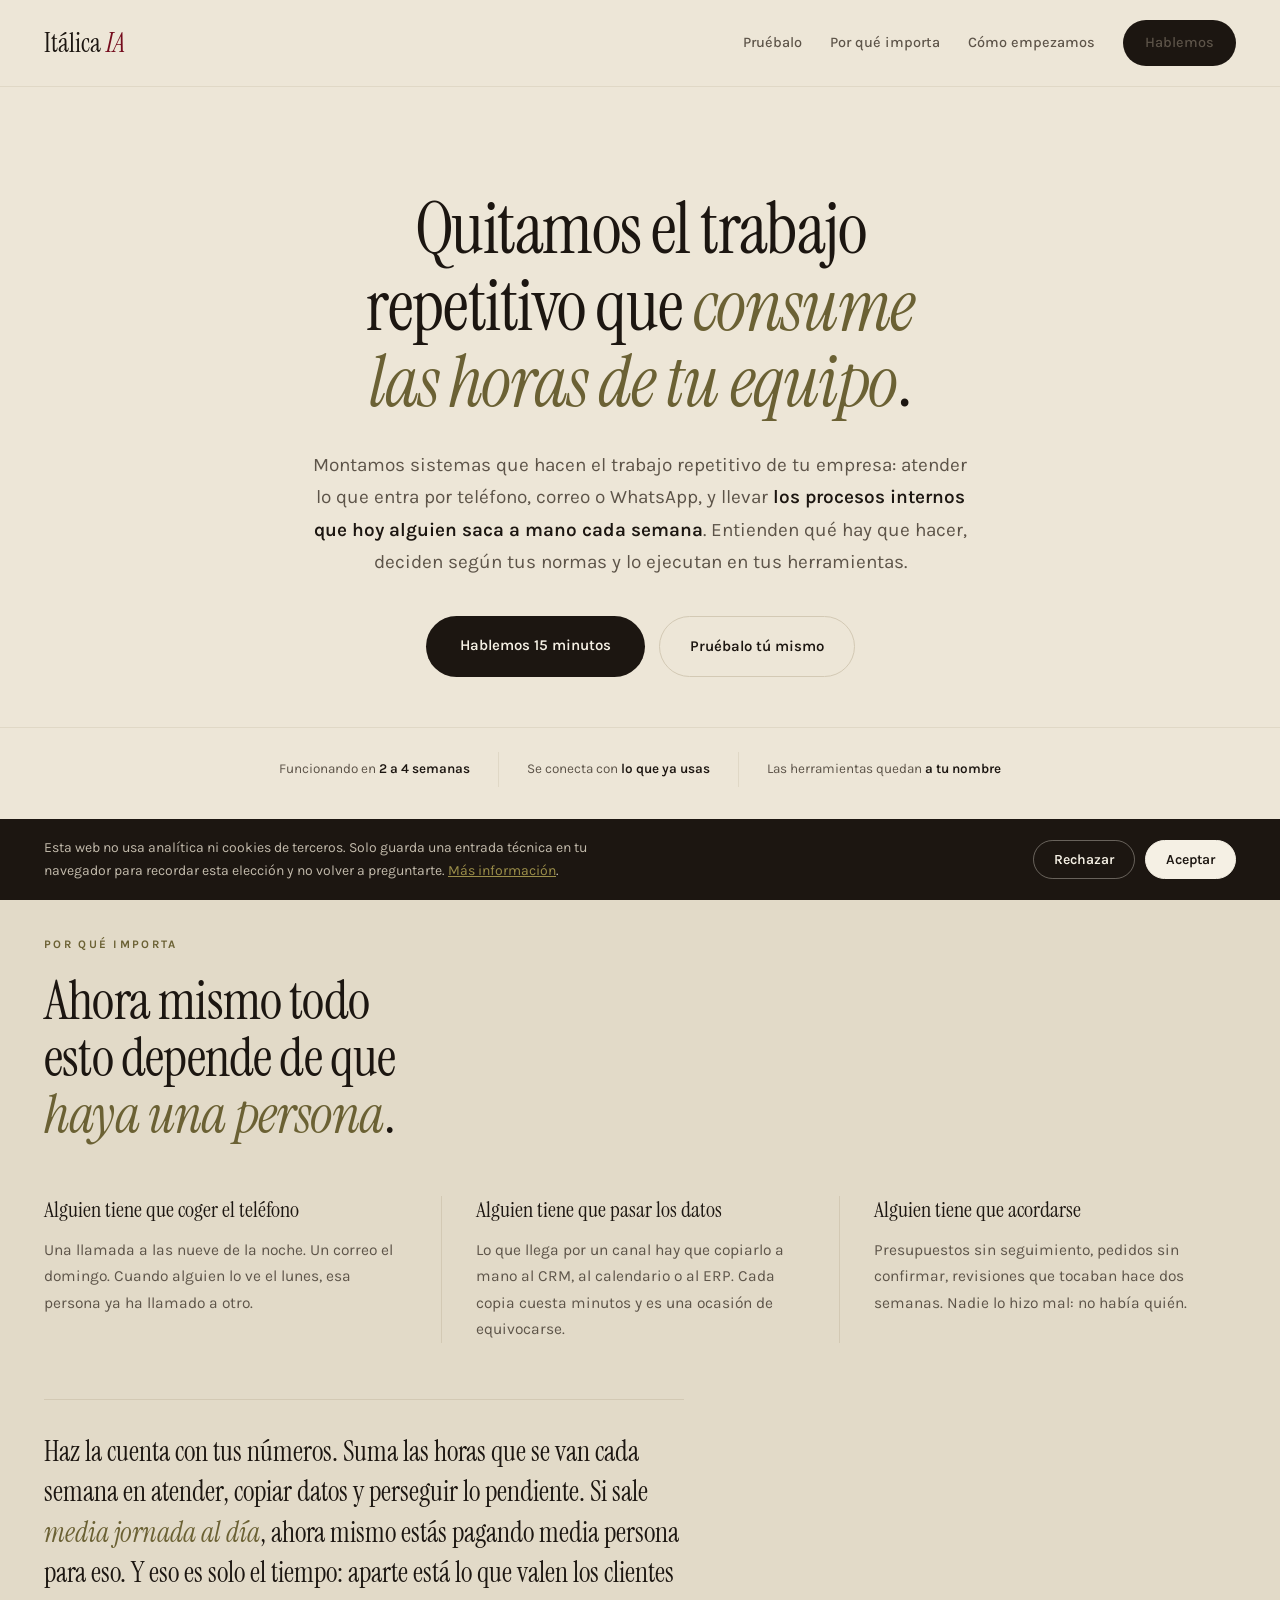
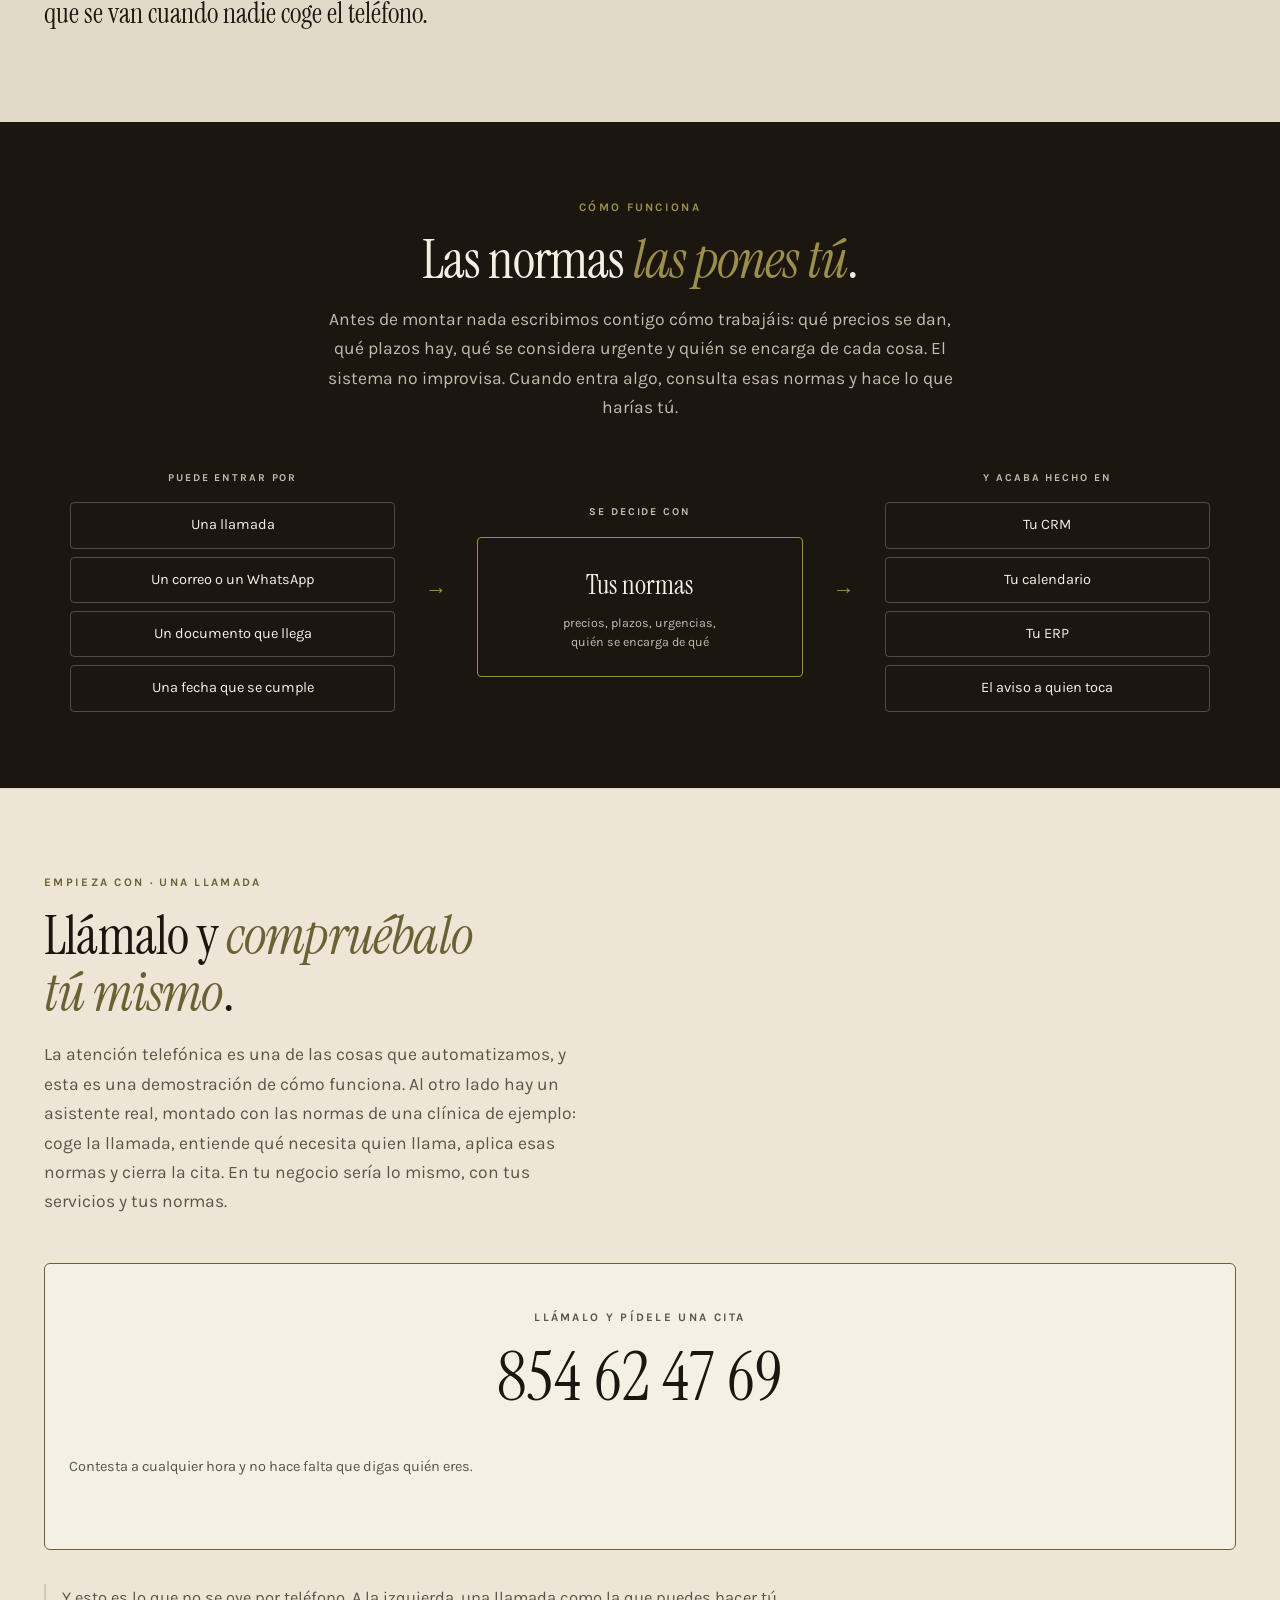
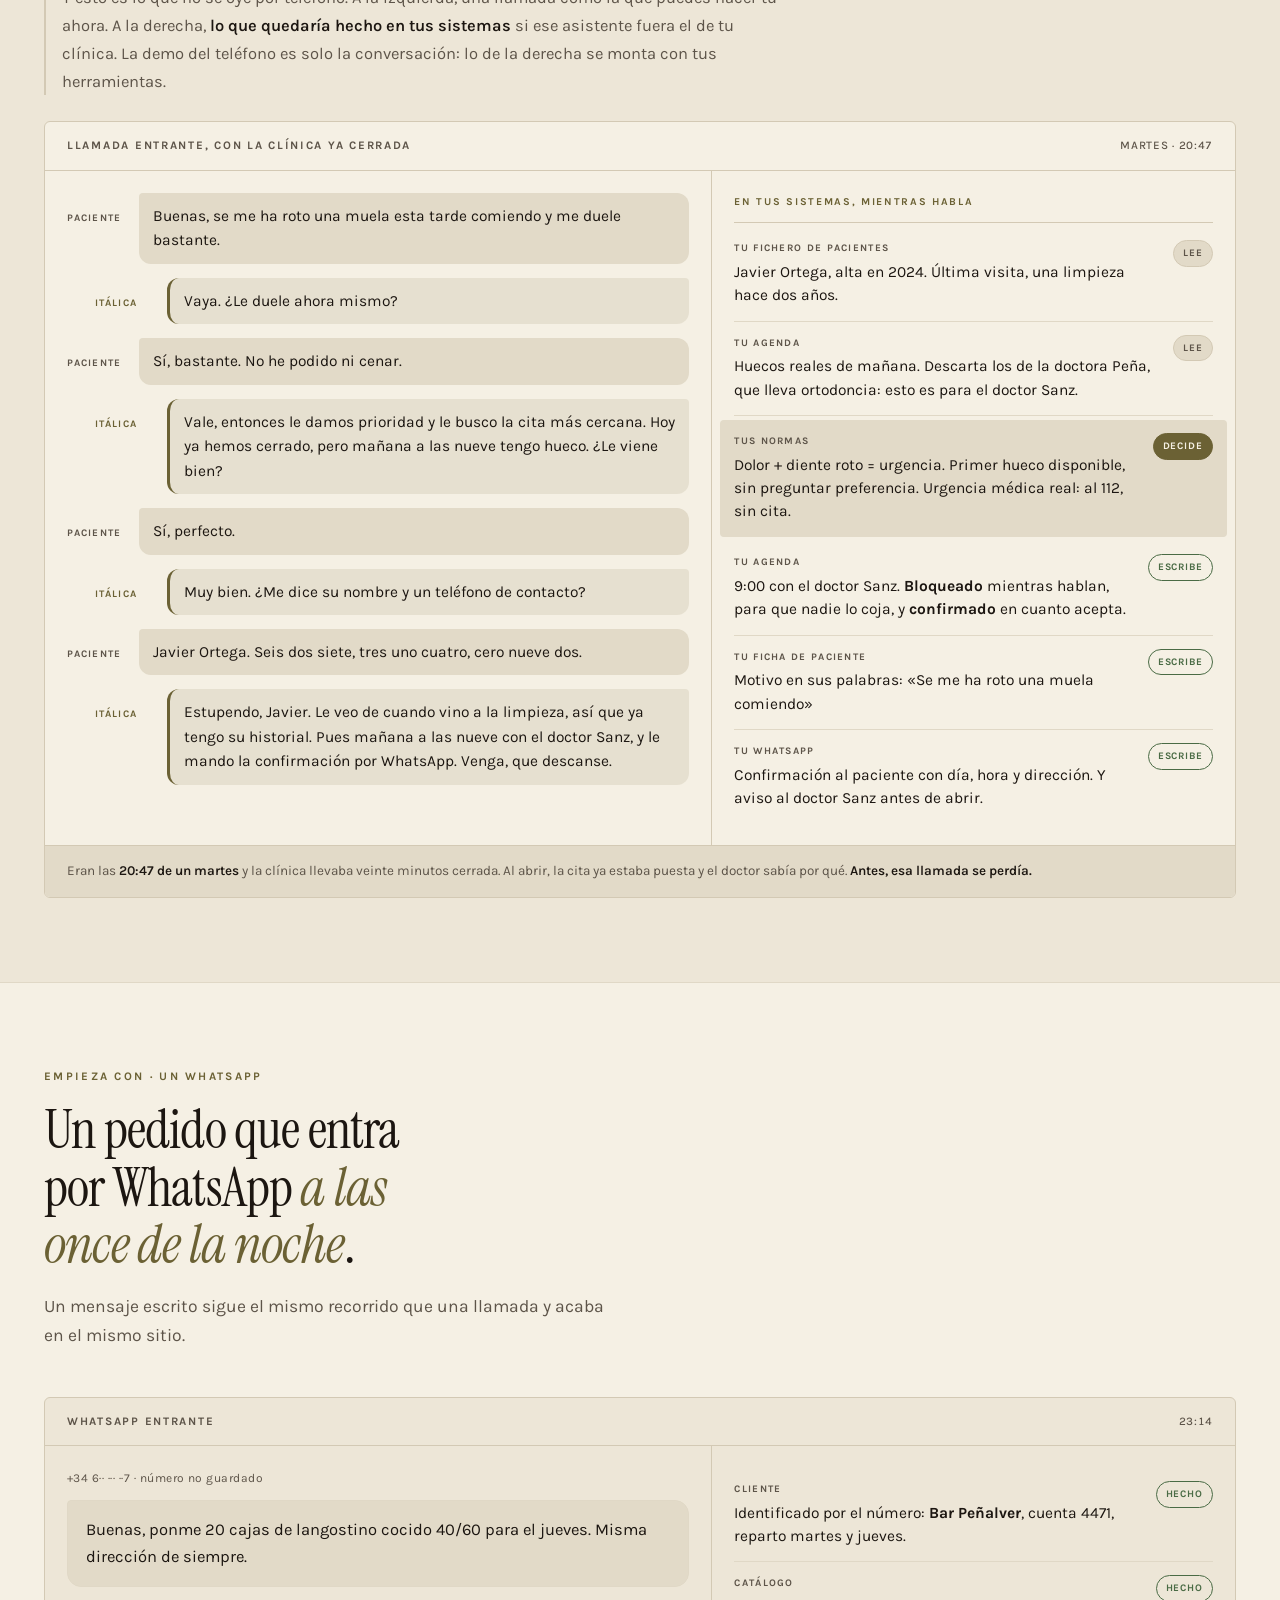
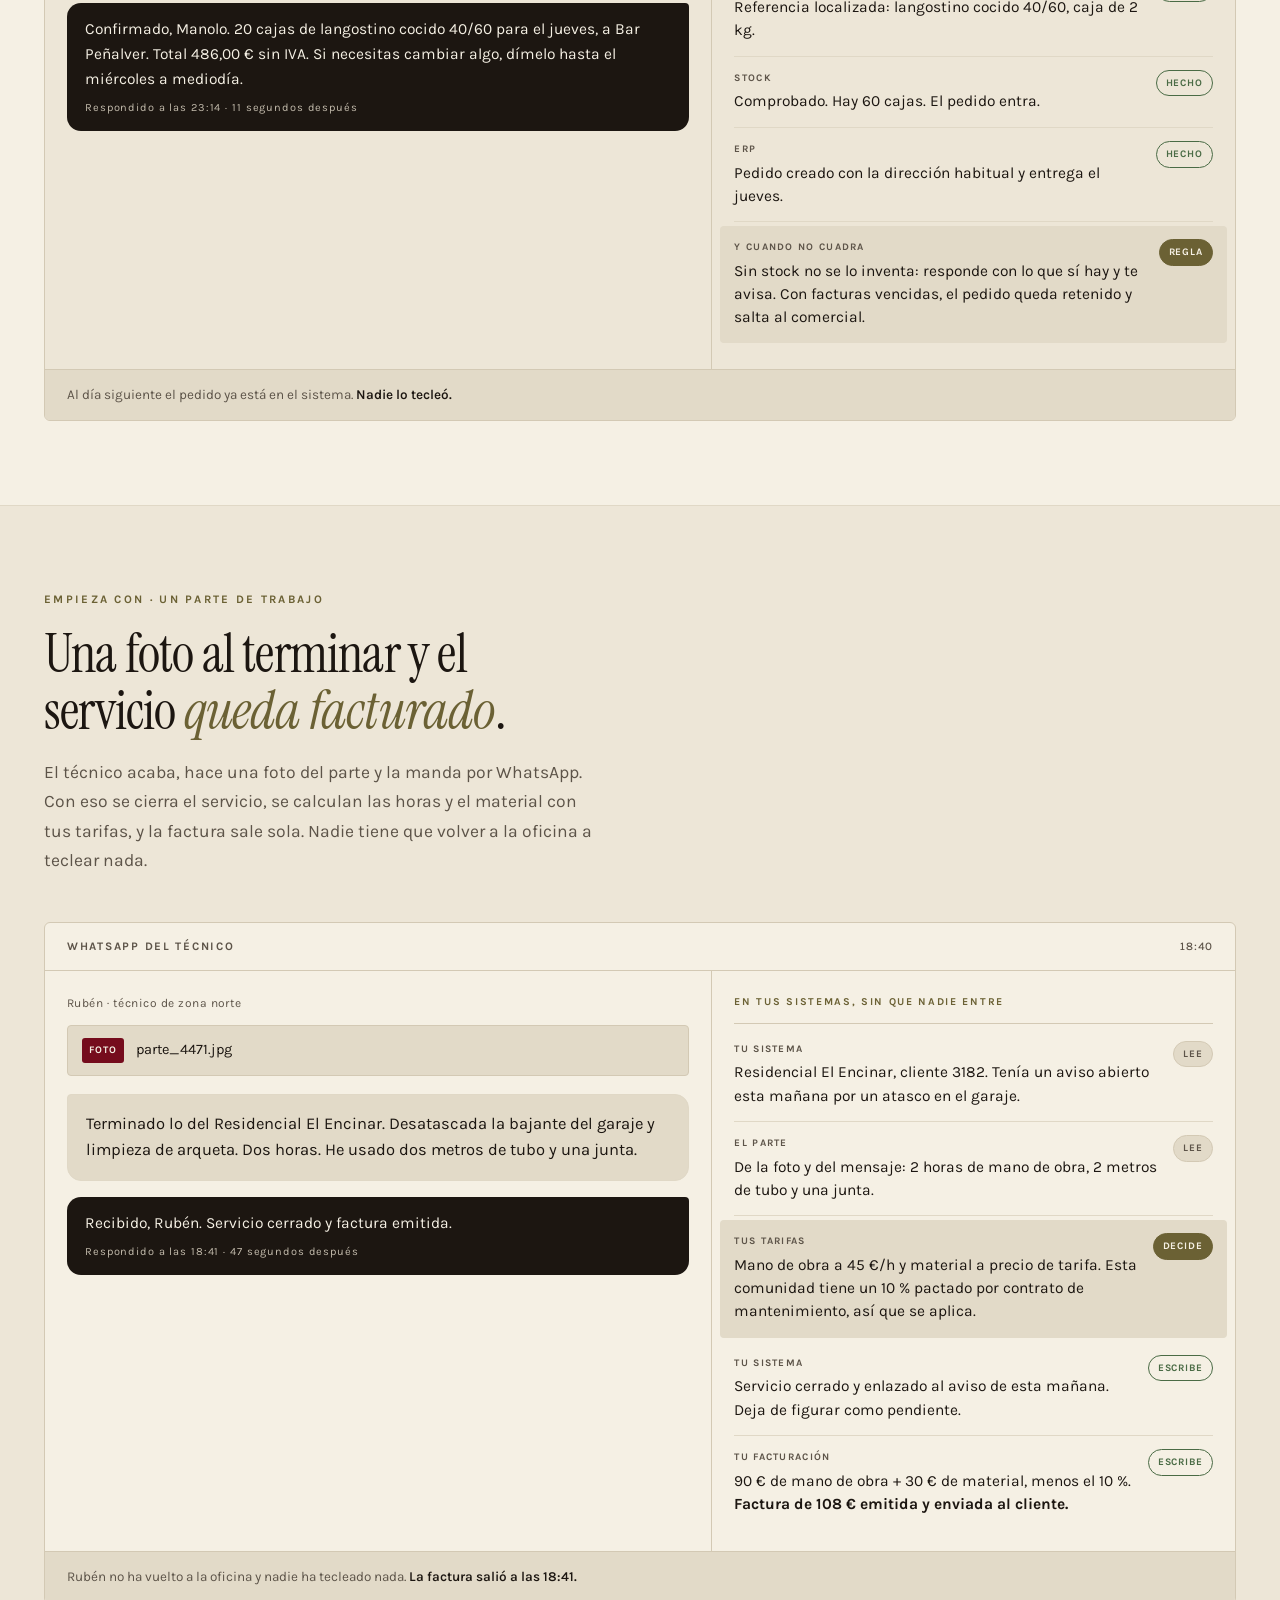
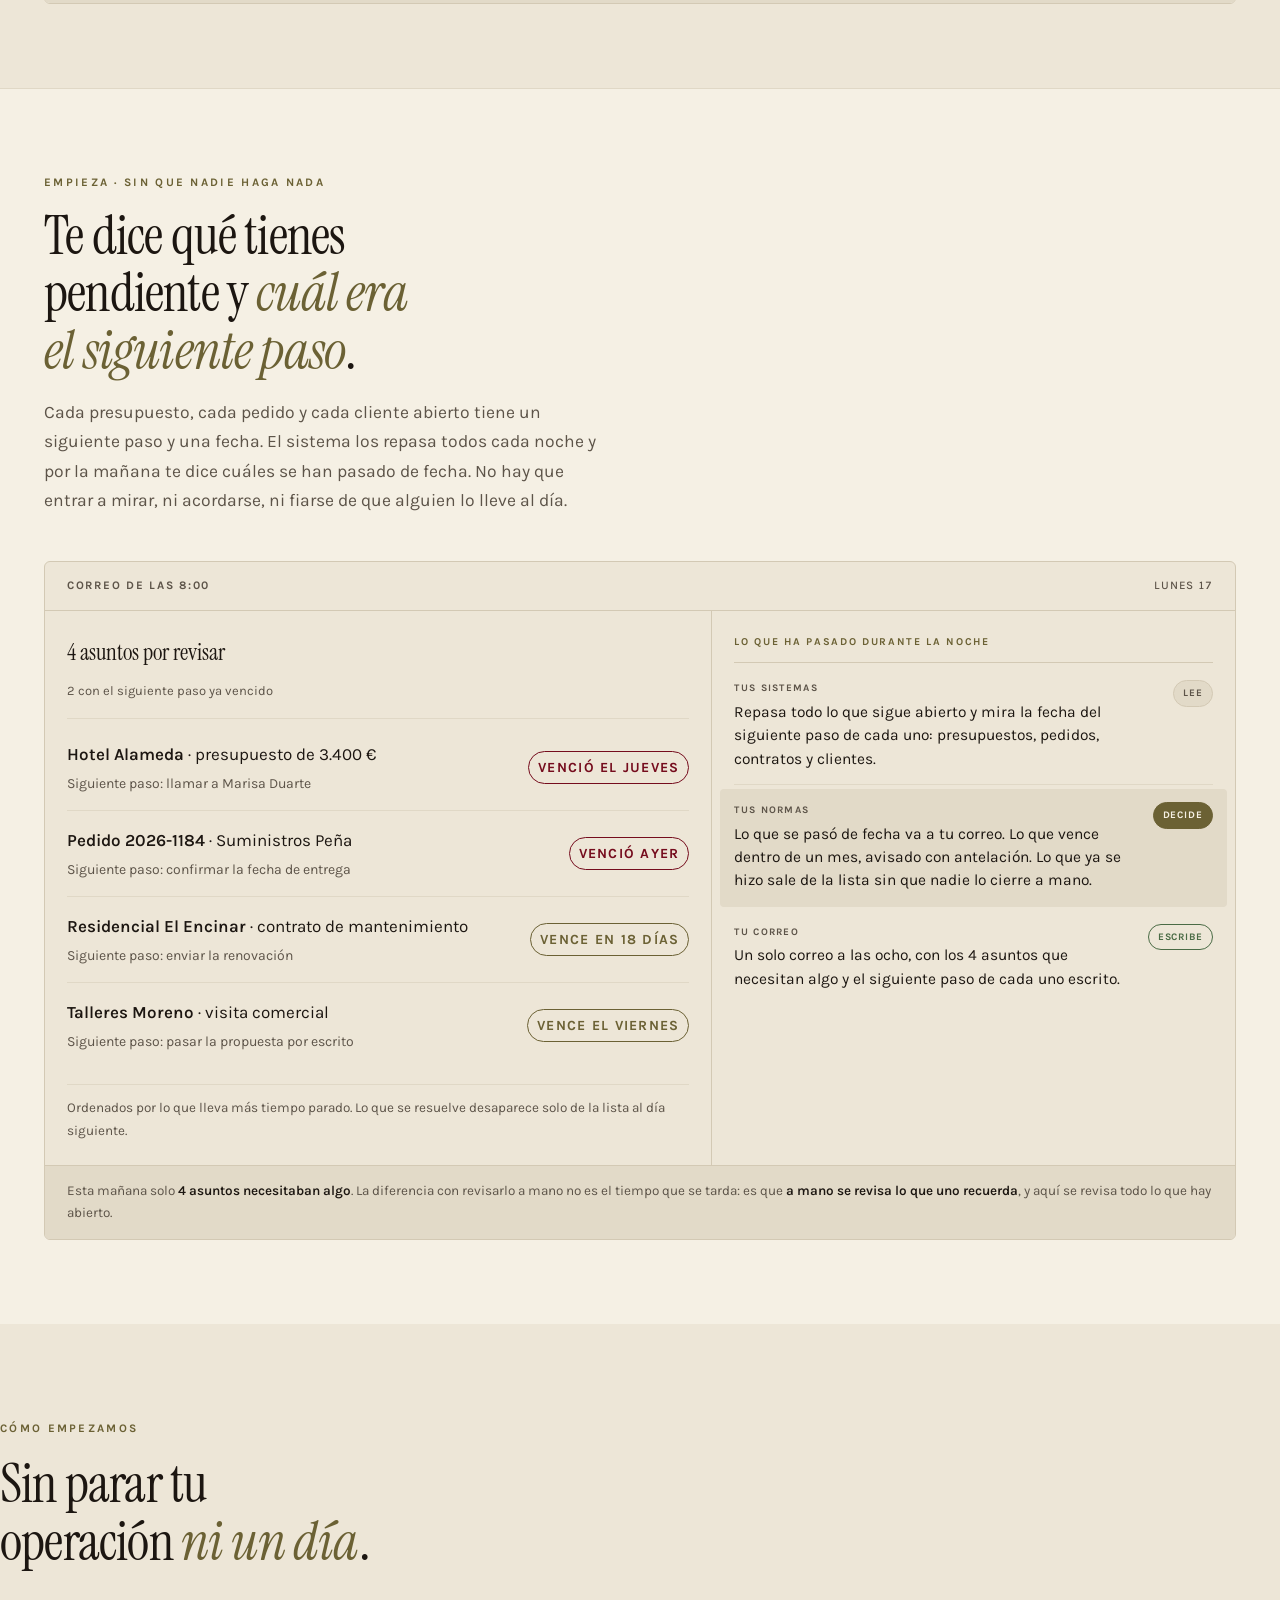
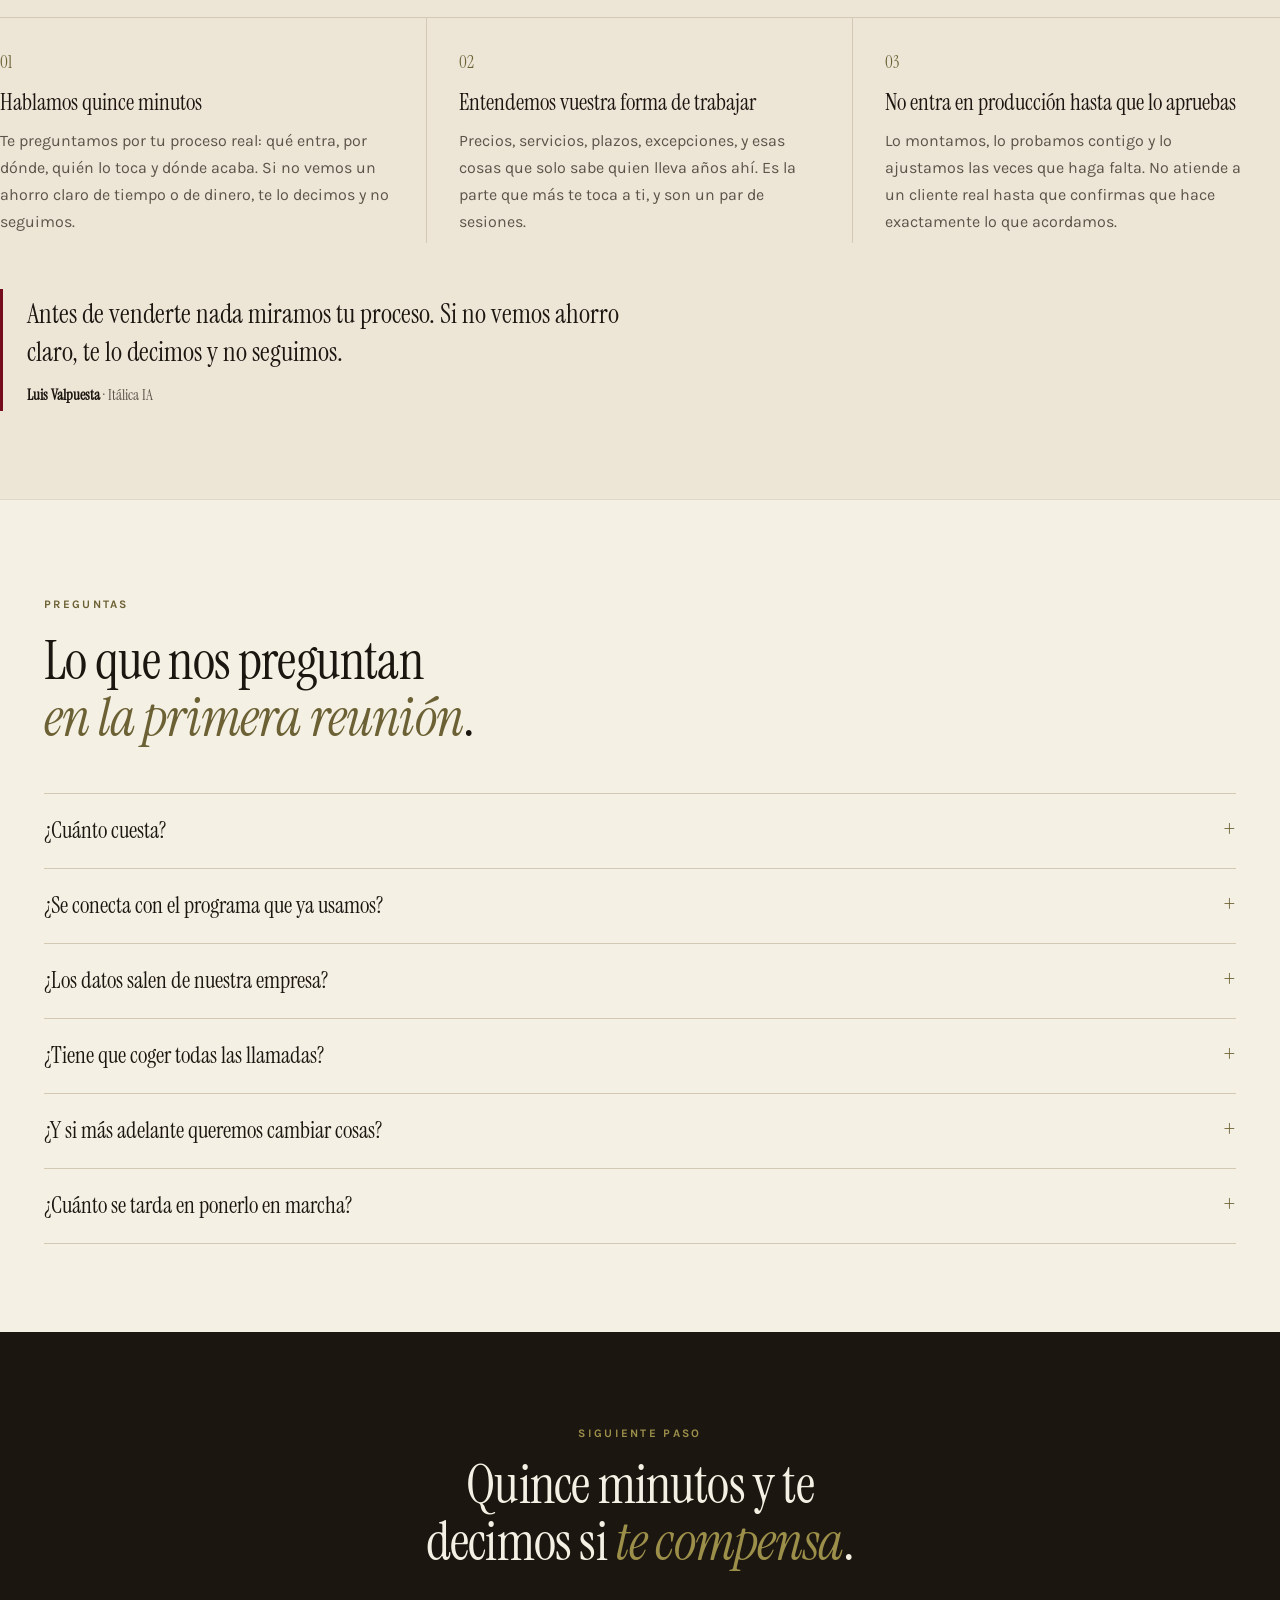
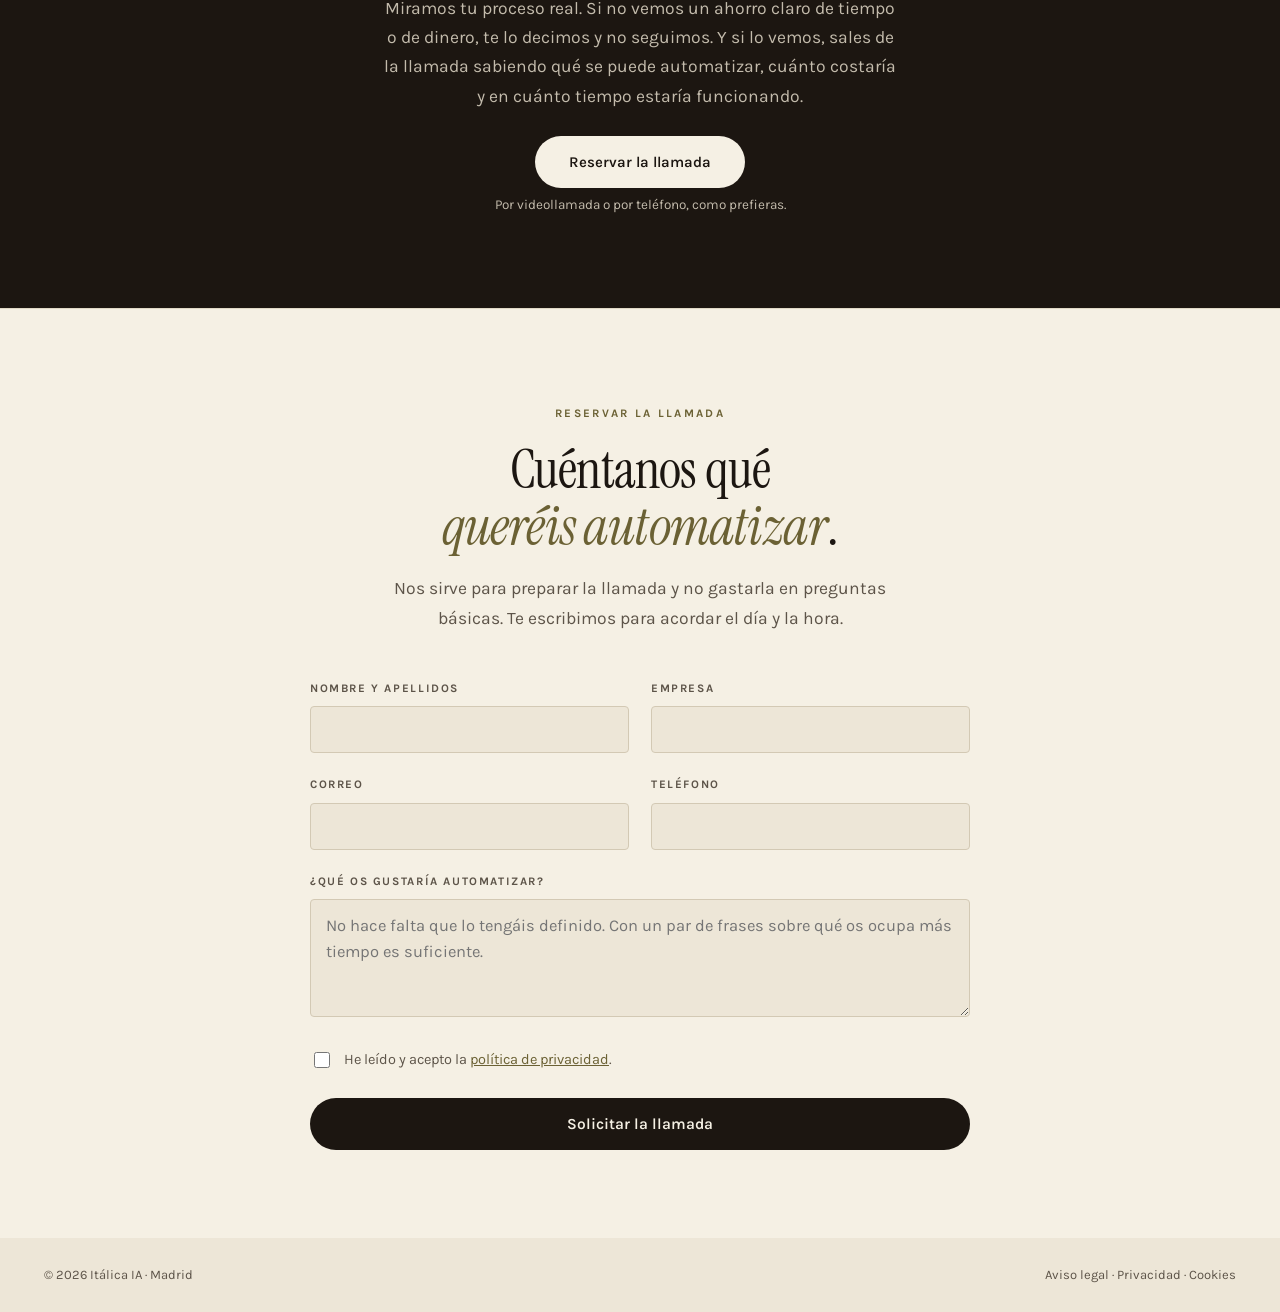
<file: index.html>
<!DOCTYPE html>
<html lang="es">
<head>
<meta charset="UTF-8">
<meta name="viewport" content="width=device-width, initial-scale=1.0">

<title>Itálica IA | Automatizamos el trabajo repetitivo de tu empresa</title>
<meta name="description" content="Montamos sistemas que atienden las llamadas y los mensajes que entran, pasan los datos a tu CRM o a tu ERP y llevan los procesos internos que hoy alguien hace a mano. Madrid.">
<link rel="canonical" href="https://italicaia.com/">
<meta name="robots" content="index, follow">
<meta name="author" content="Itálica IA">

<meta property="og:type" content="website">
<meta property="og:url" content="https://italicaia.com/">
<meta property="og:title" content="Itálica IA | Automatizamos el trabajo repetitivo de tu empresa">
<meta property="og:description" content="Atendemos lo que entra por teléfono, correo o WhatsApp y llevamos los procesos internos que hoy se hacen a mano.">
<meta property="og:image" content="https://italicaia.com/logo.png">
<meta property="og:locale" content="es_ES">
<meta name="twitter:card" content="summary_large_image">

<link rel="icon" href="/favicon.ico" sizes="32x32">
<link rel="icon" href="/favicon.png" type="image/png" sizes="192x192">
<link rel="apple-touch-icon" href="/apple-touch-icon.png">

<link rel="preconnect" href="https://fonts.googleapis.com">
<link rel="preconnect" href="https://fonts.gstatic.com" crossorigin>
<link href="https://fonts.googleapis.com/css2?family=Instrument+Serif:ital@0;1&family=Karla:wght@300;400;500;600;700&display=swap" rel="stylesheet">
<style>
  :root{
    --arena:      #EDE6D7;
    --arena-alta: #F5F0E4;
    --arena-baja: #E2DAC8;
    --espresso:   #1C1611;
    --linea:      #D3C9B4;
    --linea-sut:  #E0D8C6;
    --gris:       #5D5449;
    --gris-claro: #C3BBAC;

    --acento:      #6B6134;
    --acento-lum:  #9C8F4A;
    --granate:     #750C1D;
    --granate-lum: #B8505E;
    --verde-ok:    #4A6B45;

    --display: "Instrument Serif", Georgia, serif;
    --texto:   "Karla", -apple-system, Segoe UI, sans-serif;
  }

  *{box-sizing:border-box}
  html{-webkit-text-size-adjust:100%;scroll-behavior:smooth;scroll-padding-top:20px}
  body{
    margin:0;background:var(--arena);color:var(--espresso);
    font-family:var(--texto);font-size:17px;line-height:1.68;
    -webkit-font-smoothing:antialiased;
  }
  .env{max-width:1340px;margin:0 auto;padding:0 44px}
  @media(max-width:720px){.env{padding:0 22px}}

  .etq{
    font-size:11.5px;font-weight:700;letter-spacing:.2em;
    text-transform:uppercase;color:var(--acento);
  }
  h2{
    font-family:var(--display);font-weight:400;
    font-size:clamp(31px,4.4vw,54px);line-height:1.06;letter-spacing:-.015em;
    margin:16px 0 0;max-width:20ch;text-wrap:balance;
  }
  h2 i{color:var(--acento)}
  .cab{margin-bottom:46px}
  .cab p{margin:18px 0 0;color:var(--gris);max-width:56ch;font-size:17.5px}

  /* ---------- barra ---------- */
  .barra{border-bottom:1px solid var(--linea-sut)}
  .barra-int{display:flex;align-items:center;justify-content:space-between;height:86px}
  .marca{font-family:var(--display);font-size:27px}
  .marca i{color:var(--granate)}
  .nav{display:flex;gap:28px;align-items:center}
  .nav a{color:var(--gris);text-decoration:none;font-size:14.5px;font-weight:500}
  .nav a:hover{color:var(--espresso)}
  .pill{
    background:var(--espresso);color:var(--arena-alta);
    padding:11px 22px;border-radius:999px;font-size:14px;font-weight:600;
    text-decoration:none;transition:background .18s;
  }
  .pill:hover{background:var(--acento)}
  @media(max-width:900px){.nav a:not(.pill){display:none}}

  /* ---------- hero ---------- */
  .hero{padding:104px 0 52px;text-align:center}
  .hero .etq{display:block;margin-bottom:28px}
  h1{
    font-family:var(--display);font-weight:400;
    font-size:clamp(38px,5.6vw,74px);line-height:1.07;letter-spacing:-.02em;
    margin:0 auto 28px;max-width:23ch;text-wrap:balance;
  }
  h1 i{color:var(--acento)}
  .entradilla b{color:var(--espresso);font-weight:600}
  .entradilla{margin:0 auto 38px;max-width:60ch;color:var(--gris);font-size:19px;line-height:1.7;text-wrap:pretty}
  .acciones{display:flex;gap:14px;flex-wrap:wrap;justify-content:center}
  .btn{
    background:var(--espresso);color:var(--arena-alta);
    padding:17px 34px;border-radius:999px;text-decoration:none;
    font-size:15px;font-weight:600;transition:background .18s;
  }
  .btn:hover{background:var(--acento)}
  .btn-2{
    padding:17px 30px;border-radius:999px;text-decoration:none;
    font-size:15px;font-weight:600;color:var(--espresso);
    border:1px solid var(--linea);transition:border-color .18s,background .18s;
  }
  .btn-2:hover{border-color:var(--espresso);background:var(--arena-alta)}
  .tira{
    margin-top:50px;padding-top:24px;border-top:1px solid var(--linea-sut);
    display:flex;justify-content:center;flex-wrap:wrap;
  }
  .tira .p{padding:6px 28px;border-right:1px solid var(--linea-sut);font-size:13.5px;color:var(--gris)}
  .tira .p:last-child{border-right:none}
  .tira .p b{color:var(--espresso);font-weight:600}
  @media(max-width:760px){.tira .p{border-right:none;padding:5px 14px}}

  /* ---------- la cadena ---------- */
  .cadena{background:var(--espresso);color:var(--arena-alta);padding:76px 0}
  .cadena .etq{color:var(--acento-lum);display:block;text-align:center;margin-bottom:14px}
  .cadena h2{color:var(--arena-alta);text-align:center;margin:0 auto 16px;max-width:22ch}
  .cadena h2 i{color:var(--acento-lum)}
  .cadena .lead{text-align:center;color:var(--gris-claro);max-width:64ch;margin:0 auto 46px;font-size:17.5px}
  .cad-flujo{display:grid;grid-template-columns:1fr auto 1fr auto 1fr;align-items:center}
  .cad-col{padding:0 26px}
  .cad-col .t{font-size:10.5px;font-weight:700;letter-spacing:.18em;text-transform:uppercase;
              color:var(--gris-claro);margin-bottom:16px;text-align:center}
  .cad-lista{display:flex;flex-direction:column;gap:8px}
  .cad-item{font-size:14.5px;padding:10px 14px;border:1px solid rgba(245,240,228,.24);
            border-radius:4px;text-align:center}
  .cad-flecha{color:var(--acento-lum);font-size:22px;padding:0 4px;text-align:center}
  .cad-nucleo{border:1px solid var(--acento-lum);border-radius:4px;padding:24px 18px;text-align:center}
  .cad-nucleo b{font-family:var(--display);font-weight:400;font-size:27px;display:block;margin-bottom:7px}
  .cad-nucleo span{font-size:12.5px;color:var(--gris-claro);line-height:1.5;display:block}
  @media(max-width:980px){
    .cad-flujo{grid-template-columns:1fr}
    .cad-col{padding:0}
    .cad-flecha{transform:rotate(90deg);padding:16px 0}
    .cad-nucleo{margin:0 auto;max-width:340px}
  }

  .puente{
    max-width:74ch;margin:0 0 26px;font-size:16.5px;color:var(--gris);line-height:1.68;
    padding-left:16px;border-left:2px solid var(--linea);
  }
  .puente b{color:var(--espresso);font-weight:600}

  /* ---------- continuacion de la cadena ---------- */
  .despues{margin-top:28px;border-left:3px solid var(--acento);padding:4px 0 4px 22px;max-width:74ch}
  .despues .etq{display:block;margin-bottom:9px}
  .despues p{margin:0;font-size:17px;color:var(--gris);line-height:1.7}
  .despues p b{color:var(--espresso);font-weight:600}

  /* ---------- bloques de demostración ---------- */
  .demo-sec{padding:84px 0;border-top:1px solid var(--linea-sut)}
  .demo-sec.alt{background:var(--arena-alta)}
  .num-demo{
    font-size:11.5px;font-weight:700;letter-spacing:.2em;text-transform:uppercase;
    color:var(--acento);display:block;margin-bottom:14px;
  }

  .tarj{
    border:1px solid var(--linea);border-radius:6px;overflow:hidden;
    background:var(--arena-alta);
  }
  .demo-sec.alt .tarj{background:var(--arena)}
  .tarj-cab{
    display:flex;align-items:center;justify-content:space-between;gap:14px;flex-wrap:wrap;
    padding:14px 22px;border-bottom:1px solid var(--linea);
    font-size:11.5px;font-weight:700;letter-spacing:.15em;text-transform:uppercase;color:var(--gris);
  }
  .reloj{font-variant-numeric:tabular-nums;font-weight:500;letter-spacing:.06em}

  /* número de teléfono */
  .telefono{
    text-align:center;padding:44px 24px;
    border:1px solid var(--acento);border-radius:6px;background:var(--arena-alta);
    margin-bottom:34px;
  }
  .demo-sec.alt .telefono{background:var(--arena)}
  .telefono .lab{
    font-size:11.5px;font-weight:700;letter-spacing:.2em;text-transform:uppercase;
    color:var(--gris);display:block;margin-bottom:16px;
  }
  .telefono a{
    font-family:var(--display);font-size:clamp(38px,6.2vw,68px);line-height:1;
    color:var(--espresso);text-decoration:none;letter-spacing:.01em;
    display:inline-block;transition:color .18s;
  }
  .telefono a:hover{color:var(--acento)}
  .telefono .pie{margin:18px 0 0;font-size:14.5px;color:var(--gris)}

  /* dos columnas de demo */
  .dos{display:grid;grid-template-columns:1.12fr .88fr}
  .dos > div + div{border-left:1px solid var(--linea)}
  @media(max-width:940px){
    .dos{grid-template-columns:1fr}
    .dos > div + div{border-left:none;border-top:1px solid var(--linea)}
  }

  /* conversación */
  .charla{padding:22px;display:flex;flex-direction:column;gap:14px}
  .turno{display:grid;grid-template-columns:60px 1fr;gap:12px;align-items:baseline}
  .turno .quien{
    font-size:10px;font-weight:700;letter-spacing:.11em;text-transform:uppercase;
    color:var(--gris);padding-top:4px;
  }
  .turno.ia .quien{color:var(--acento)}
  .turno .dice{
    margin:0;font-size:15.5px;line-height:1.58;padding:11px 14px;
    background:var(--arena-baja);border-radius:4px 12px 12px 12px;
  }
  .turno.ia{margin-left:28px}
  .turno.ia .quien{color:var(--acento)}
  .turno.ia .dice{
    background:rgba(107,97,52,.11);border-radius:12px 4px 12px 12px;
    border-left:3px solid var(--acento);
  }
  @media(max-width:940px){.turno.ia{margin-left:18px}}

  /* mensaje entrante tipo WhatsApp */
  .msg{padding:22px}
  .msg-meta{font-size:12px;color:var(--gris);margin-bottom:12px;letter-spacing:.04em}
  .msg-burbuja{
    background:var(--arena-baja);border-radius:4px 14px 14px 14px;
    padding:16px 18px;font-size:16.5px;line-height:1.6;margin:0;
    border:1px solid var(--linea-sut);
  }
  .msg-resp{
    background:var(--espresso);color:var(--arena-alta);
    border-radius:14px 4px 14px 14px;padding:14px 18px;font-size:15.5px;
    line-height:1.6;margin:16px 0 0;
  }
  .msg-resp .m{display:block;font-size:11px;color:var(--gris-claro);margin-top:8px;letter-spacing:.08em}

  /* lista de acciones */
  .acc{padding:22px;display:flex;flex-direction:column}
  .acc-fila{
    display:grid;grid-template-columns:1fr auto;gap:12px;align-items:start;
    padding:13px 0;border-bottom:1px solid var(--linea-sut);
  }
  .acc-fila:last-child{border-bottom:none}
  .acc-fila .sis{
    font-size:10px;font-weight:700;letter-spacing:.13em;text-transform:uppercase;
    color:var(--gris);display:block;margin-bottom:4px;
  }
  .acc-fila p{margin:0;font-size:15.5px;line-height:1.5}
  .acc-fila.regla{background:var(--arena-baja);border-radius:4px;padding:13px 14px;margin:4px -14px;border-bottom-color:transparent}
  .chip{
    font-size:10px;font-weight:700;letter-spacing:.09em;text-transform:uppercase;
    padding:4px 9px;border-radius:999px;white-space:nowrap;border:1px solid;
  }
  .chip.ok{color:var(--verde-ok);border-color:var(--verde-ok)}
  .chip.lee{color:var(--gris);border-color:var(--linea);background:var(--arena-baja)}
  .acc-cab{
    font-size:10.5px;font-weight:700;letter-spacing:.16em;text-transform:uppercase;
    color:var(--acento);padding-bottom:12px;margin-bottom:4px;
    border-bottom:1px solid var(--linea);
  }
  .chip.tr{color:var(--granate);border-color:var(--granate)}
  .chip.rg{color:var(--arena-alta);border-color:var(--acento);background:var(--acento)}
  .chip.rev{color:var(--granate);border-color:var(--granate)}

  .tarj-pie{
    padding:14px 22px;border-top:1px solid var(--linea);
    font-size:13.5px;color:var(--gris);background:var(--arena-baja);
  }
  .tarj-pie b{color:var(--espresso);font-weight:600}

  /* documento */
  .doc{padding:22px}
  .doc-adj{
    display:flex;align-items:center;gap:12px;padding:12px 14px;
    border:1px solid var(--linea);border-radius:4px;background:var(--arena-baja);
    font-size:14.5px;margin-bottom:18px;
  }
  .doc-adj .ext{
    font-size:10px;font-weight:700;letter-spacing:.1em;color:var(--arena-alta);
    background:var(--granate);padding:4px 7px;border-radius:3px;
  }
  .lineas{width:100%;border-collapse:collapse;font-size:14.5px}
  .lineas th{
    text-align:left;font-size:10px;font-weight:700;letter-spacing:.12em;
    text-transform:uppercase;color:var(--gris);padding:0 0 9px;border-bottom:1px solid var(--linea);
  }
  .lineas td{padding:10px 0;border-bottom:1px solid var(--linea-sut);vertical-align:middle}
  .lineas td:last-child,.lineas th:last-child{text-align:right}
  .lineas .ref{font-variant-numeric:tabular-nums;color:var(--gris);font-size:13.5px}
  .lineas tr.falla td{background:var(--arena-baja)}
  .resumen-doc{
    margin-top:16px;font-size:14.5px;color:var(--gris);
    border-left:2px solid var(--acento);padding-left:13px;
  }

  /* aviso por correo */
  .correo{padding:22px}
  .correo-cab{border-bottom:1px solid var(--linea-sut);padding-bottom:14px;margin-bottom:6px}
  .correo-cab .asunto{font-family:var(--display);font-size:23px;margin:0 0 4px}
  .correo-cab .de{font-size:13px;color:var(--gris)}
  .pie-correo{
    margin:16px 0 0;padding-top:12px;border-top:1px solid var(--linea-sut);
    font-size:13.5px;color:var(--gris);
  }
  .pdte{
    display:grid;grid-template-columns:1fr auto;gap:16px;align-items:center;
    padding:15px 0;border-bottom:1px solid var(--linea-sut);
  }
  .pdte:last-of-type{border-bottom:none}
  .pdte b{font-weight:600}
  .pdte span{display:block;font-size:14px;color:var(--gris);margin-top:3px}
  .pdte .sem{display:inline-block;margin-top:0}
  @media(max-width:600px){.pdte{grid-template-columns:1fr}.pdte .sem{justify-self:start}}
  .grupo{
    font-size:10.5px;font-weight:700;letter-spacing:.15em;text-transform:uppercase;
    color:var(--acento);margin:20px 0 2px;padding-top:14px;border-top:1px solid var(--linea-sut);
  }
  .correo-cab + .grupo{margin-top:12px;padding-top:0;border-top:none}
  .aviso{
    display:grid;grid-template-columns:auto 1fr auto;gap:14px;align-items:center;
    padding:14px 0;border-bottom:1px solid var(--linea-sut);
  }
  .aviso:last-child{border-bottom:none}
  .aviso .n{
    font-family:var(--display);font-size:30px;line-height:1;
    font-variant-numeric:tabular-nums;min-width:44px;
  }
  .aviso .n.alerta{color:var(--granate)}
  .aviso p{margin:0;font-size:15.5px;line-height:1.45}
  .aviso p span{display:block;font-size:13px;color:var(--gris)}
  .sem{
    font-size:10px;font-weight:700;letter-spacing:.09em;text-transform:uppercase;
    padding:4px 9px;border-radius:999px;white-space:nowrap;border:1px solid;
  }
  .sem.urg{color:var(--granate);border-color:var(--granate)}
  .sem.med{color:var(--acento);border-color:var(--acento)}
  .sem.baja{color:var(--gris);border-color:var(--linea)}
  @media(max-width:600px){
    .pie-correo{
    margin:16px 0 0;padding-top:12px;border-top:1px solid var(--linea-sut);
    font-size:13.5px;color:var(--gris);
  }
  .pdte{
    display:grid;grid-template-columns:1fr auto;gap:16px;align-items:center;
    padding:15px 0;border-bottom:1px solid var(--linea-sut);
  }
  .pdte:last-of-type{border-bottom:none}
  .pdte b{font-weight:600}
  .pdte span{display:block;font-size:14px;color:var(--gris);margin-top:3px}
  .pdte .sem{display:inline-block;margin-top:0}
  @media(max-width:600px){.pdte{grid-template-columns:1fr}.pdte .sem{justify-self:start}}
  .grupo{
    font-size:10.5px;font-weight:700;letter-spacing:.15em;text-transform:uppercase;
    color:var(--acento);margin:20px 0 2px;padding-top:14px;border-top:1px solid var(--linea-sut);
  }
  .correo-cab + .grupo{margin-top:12px;padding-top:0;border-top:none}
  .aviso{grid-template-columns:auto 1fr}
    .sem{grid-column:2}
  }

  /* ---------- por qué importa ---------- */
  .porque{padding:88px 0;background:var(--arena-baja);border-top:1px solid var(--linea)}
  .escenas{display:grid;grid-template-columns:repeat(3,1fr);margin-top:52px}
  .escena{padding:0 34px;border-left:1px solid var(--linea)}
  .escena:first-child{padding-left:0;border-left:none}
  .escena:last-child{padding-right:0}
  .escena h3{font-family:var(--display);font-weight:400;font-size:22px;margin:0 0 13px;line-height:1.26}
  .escena p{margin:0;color:var(--gris);font-size:15.5px;line-height:1.7}
  @media(max-width:880px){
    .escenas{grid-template-columns:1fr;gap:36px}
    .escena,.escena:first-child{padding:0 0 0 24px;border-left:1px solid var(--linea)}
  }
  .cuenta{margin-top:56px;padding-top:32px;border-top:1px solid var(--linea);max-width:64ch}
  .cuenta p{margin:0;font-family:var(--display);font-size:clamp(20px,2.5vw,28px);line-height:1.45}
  .cuenta p i{color:var(--acento)}

  /* ---------- cómo empezamos ---------- */
  .como{padding:88px 0}
  .pasos{display:grid;grid-template-columns:repeat(3,1fr);gap:0;border-top:1px solid var(--linea);margin-top:12px}
  .paso{padding:30px 32px 8px;border-right:1px solid var(--linea)}
  .paso:last-child{border-right:none}
  .paso:first-child{padding-left:0}
  .paso .n{font-family:var(--display);font-size:17px;color:var(--acento);display:block;margin-bottom:12px}
  .paso h3{font-family:var(--display);font-weight:400;font-size:23px;margin:0 0 11px;line-height:1.24}
  .paso p{margin:0;color:var(--gris);font-size:16px;line-height:1.68}
  @media(max-width:860px){
    .pasos{grid-template-columns:1fr}
    .paso,.paso:first-child{padding:26px 0;border-right:none;border-bottom:1px solid var(--linea)}
    .paso:last-child{border-bottom:none}
  }
  .compromiso{
    margin-top:46px;border-left:3px solid var(--granate);padding:6px 0 6px 24px;
    max-width:62ch;
  }
  .compromiso p{font-family:var(--display);font-size:clamp(20px,2.4vw,27px);line-height:1.4;margin:0 0 14px}
  .compromiso .firma{font-size:14.5px;color:var(--gris);margin:0}
  .compromiso .firma b{color:var(--espresso);font-weight:600}

  /* ---------- preguntas ---------- */
  .preg{padding:88px 0;background:var(--arena-alta);border-top:1px solid var(--linea-sut)}
  details{border-bottom:1px solid var(--linea)}
  details:first-of-type{border-top:1px solid var(--linea)}
  summary{
    cursor:pointer;list-style:none;padding:22px 0;
    font-family:var(--display);font-size:23px;line-height:1.3;
    display:flex;justify-content:space-between;gap:20px;align-items:baseline;
  }
  summary::-webkit-details-marker{display:none}
  summary::after{content:"+";color:var(--acento);font-size:24px;line-height:1;flex-shrink:0}
  details[open] summary::after{content:"–"}
  details p{margin:0 0 24px;color:var(--gris);max-width:70ch;font-size:16.5px}

  /* ---------- cierre ---------- */
  .cierre{background:var(--espresso);color:var(--arena-alta);padding:92px 0;text-align:center}
  .cierre .etq{color:var(--acento-lum);display:block;margin-bottom:14px}
  .cierre h2{max-width:18ch;margin:0 auto}
  .cierre h2 i{color:var(--acento-lum)}
  .cierre p{color:var(--gris-claro);max-width:52ch;margin:22px auto 36px;font-size:17.5px}
  .cierre .btn{background:var(--arena-alta);color:var(--espresso)}
  .cierre .btn:hover{background:var(--acento-lum)}
  .cierre .pie-cta{margin:18px auto 0;font-size:13.5px;color:var(--gris-claro)}
  .pie{padding:26px 0;display:flex;justify-content:space-between;flex-wrap:wrap;gap:12px;font-size:13px;color:var(--gris)}

  /* ---------- formulario ---------- */
  .form-sec{padding:88px 0;background:var(--arena-alta);border-top:1px solid var(--linea-sut)}
  .formulario{max-width:660px;margin:0 auto}
  .campo{margin-bottom:22px}
  .campo label{display:block;font-size:11.5px;font-weight:700;letter-spacing:.14em;
               text-transform:uppercase;color:var(--gris);margin-bottom:8px}
  .campo input,.campo textarea{
    width:100%;font-family:var(--texto);font-size:16.5px;color:var(--espresso);
    background:var(--arena);border:1px solid var(--linea);border-radius:4px;padding:13px 15px;
  }
  .campo input:focus,.campo textarea:focus{
    outline:none;border-color:var(--acento);box-shadow:0 0 0 3px rgba(107,97,52,.13);
  }
  .campo textarea{min-height:118px;resize:vertical;line-height:1.6}
  .dos-campos{display:grid;grid-template-columns:1fr 1fr;gap:22px}
  @media(max-width:640px){.dos-campos{grid-template-columns:1fr}}
  .rgpd{display:flex;gap:11px;align-items:flex-start;margin:6px 0 26px;font-size:14.5px;color:var(--gris)}
  .rgpd input{margin-top:4px;accent-color:var(--acento);width:16px;height:16px;flex-shrink:0}
  .rgpd a{color:var(--acento)}
  .btn-enviar{
    width:100%;background:var(--espresso);color:var(--arena-alta);border:none;
    padding:17px;border-radius:999px;font-family:var(--texto);font-size:15.5px;
    font-weight:600;cursor:pointer;transition:background .18s;
  }
  .btn-enviar:hover{background:var(--acento)}
  .pie a{color:var(--gris);text-decoration:none}
  .pie a:hover{color:var(--espresso);text-decoration:underline}

  /* ---------- cookies ---------- */
  .cookies{
    position:fixed;left:0;right:0;bottom:0;z-index:150;
    background:var(--espresso);color:var(--arena-alta);padding:18px 0;
    transform:translateY(110%);transition:transform .4s ease;
  }
  .cookies.visible{transform:translateY(0)}
  .cookies-int{display:flex;gap:22px;align-items:center;justify-content:space-between;flex-wrap:wrap}
  .cookies p{margin:0;font-size:14px;color:var(--gris-claro);max-width:72ch;line-height:1.6}
  .cookies a{color:var(--acento-lum)}
  .cookies-btns{display:flex;gap:10px;flex-shrink:0}
  .ck{
    padding:10px 20px;border-radius:999px;font-size:14px;font-weight:600;
    cursor:pointer;border:1px solid;font-family:var(--texto);
  }
  .ck.si{background:var(--arena-alta);color:var(--espresso);border-color:var(--arena-alta)}
  .ck.no{background:none;color:var(--arena-alta);border-color:rgba(245,240,228,.35)}
  @media(prefers-reduced-motion:reduce){.cookies{transition:none}}

  a:focus-visible,summary:focus-visible{outline:2px solid var(--acento);outline-offset:3px}
  @media(prefers-reduced-motion:reduce){*{transition:none!important;scroll-behavior:auto}}
</style>
</head>
<body>

<header class="barra">
  <div class="env barra-int">
    <div class="marca">Itálica <i>IA</i></div>
    <nav class="nav">
      <a href="#pruebalo">Pruébalo</a>
      <a href="#porque">Por qué importa</a>
      <a href="#como">Cómo empezamos</a>
      <a href="#formulario" class="pill">Hablemos</a>
    </nav>
  </div>
</header>

<section class="env hero">
  <h1>Quitamos el trabajo repetitivo que <i>consume las horas de tu equipo</i>.</h1>
  <p class="entradilla">
    Montamos sistemas que hacen el trabajo repetitivo de tu empresa: atender lo que entra
    por teléfono, correo o WhatsApp, y llevar <b>los procesos internos que hoy alguien saca
    a mano cada semana</b>. Entienden qué hay que hacer, deciden según tus normas y lo
    ejecutan en tus herramientas.
  </p>
  <div class="acciones">
    <a href="#formulario" class="btn">Hablemos 15 minutos</a>
    <a href="#pruebalo" class="btn-2">Pruébalo tú mismo</a>
  </div>
  <div class="tira">
    <div class="p">Funcionando en <b>2 a 4 semanas</b></div>
    <div class="p">Se conecta con <b>lo que ya usas</b></div>
    <div class="p">Las herramientas quedan <b>a tu nombre</b></div>
  </div>
</section>

<!-- POR QUÉ IMPORTA -->
<section class="porque" id="porque">
  <div class="env">
    <div class="cab">
      <span class="etq">Por qué importa</span>
      <h2>Ahora mismo todo esto depende de que <i>haya una persona</i>.</h2>
    </div>
    <div class="escenas">
      <div class="escena">
        <h3>Alguien tiene que coger el teléfono</h3>
        <p>Una llamada a las nueve de la noche. Un correo el domingo. Cuando alguien lo ve el lunes, esa persona ya ha llamado a otro.</p>
      </div>
      <div class="escena">
        <h3>Alguien tiene que pasar los datos</h3>
        <p>Lo que llega por un canal hay que copiarlo a mano al CRM, al calendario o al ERP. Cada copia cuesta minutos y es una ocasión de equivocarse.</p>
      </div>
      <div class="escena">
        <h3>Alguien tiene que acordarse</h3>
        <p>Presupuestos sin seguimiento, pedidos sin confirmar, revisiones que tocaban hace dos semanas. Nadie lo hizo mal: no había quién.</p>
      </div>
    </div>
    <div class="cuenta">
      <p>Haz la cuenta con tus números. Suma las horas que se van cada semana en atender, copiar datos y perseguir lo pendiente. Si sale <i>media jornada al día</i>, ahora mismo estás pagando media persona para eso. Y eso es solo el tiempo: aparte está lo que valen los clientes que se van cuando nadie coge el teléfono.</p>
    </div>
  </div>
</section>

<section class="cadena">
  <div class="env">
    <span class="etq">Cómo funciona</span>
    <h2>Las normas <i>las pones tú</i>.</h2>
    <p class="lead">Antes de montar nada escribimos contigo cómo trabajáis: qué precios se dan, qué plazos
    hay, qué se considera urgente y quién se encarga de cada cosa. El sistema no improvisa. Cuando
    entra algo, consulta esas normas y hace lo que harías tú.</p>
    <div class="cad-flujo">
      <div class="cad-col">
        <div class="t">Puede entrar por</div>
        <div class="cad-lista">
          <div class="cad-item">Una llamada</div>
          <div class="cad-item">Un correo o un WhatsApp</div>
          <div class="cad-item">Un documento que llega</div>
          <div class="cad-item">Una fecha que se cumple</div>
        </div>
      </div>
      <div class="cad-flecha" aria-hidden="true">→</div>
      <div class="cad-col">
        <div class="t">Se decide con</div>
        <div class="cad-nucleo"><b>Tus normas</b><span>precios, plazos, urgencias,<br>quién se encarga de qué</span></div>
      </div>
      <div class="cad-flecha" aria-hidden="true">→</div>
      <div class="cad-col">
        <div class="t">Y acaba hecho en</div>
        <div class="cad-lista">
          <div class="cad-item">Tu CRM</div>
          <div class="cad-item">Tu calendario</div>
          <div class="cad-item">Tu ERP</div>
          <div class="cad-item">El aviso a quien toca</div>
        </div>
      </div>
    </div>
  </div>
</section>

<!-- DEMO 01 -->
<section class="demo-sec" id="pruebalo">
  <div class="env">
    <div class="cab">
      <span class="num-demo">Empieza con · una llamada</span>
      <h2>Llámalo y <i>compruébalo tú mismo</i>.</h2>
      <p>La atención telefónica es una de las cosas que automatizamos, y esta es una demostración de cómo funciona. Al otro lado hay un asistente real, montado con las normas de una clínica de ejemplo: coge la llamada, entiende qué necesita quien llama, aplica esas normas y cierra la cita. En tu negocio sería lo mismo, con tus servicios y tus normas.</p>
    </div>

    <div class="telefono">
      <span class="lab">Llámalo y pídele una cita</span>
      <a href="tel:+34854624769">854 62 47 69</a>
      <p class="pie">Contesta a cualquier hora y no hace falta que digas quién eres.</p>
    </div>

    <p class="puente">
      Y esto es lo que no se oye por teléfono. A la izquierda, una llamada como la que puedes
      hacer tú ahora. A la derecha, <b>lo que quedaría hecho en tus sistemas</b> si ese asistente
      fuera el de tu clínica. La demo del teléfono es solo la conversación: lo de la derecha se
      monta con tus herramientas.
    </p>

    <div class="tarj">
      <div class="tarj-cab">
        <span>Llamada entrante, con la clínica ya cerrada</span>
        <span class="reloj">Martes · 20:47</span>
      </div>
      <div class="dos">
        <div class="charla">
          <div class="turno"><span class="quien">Paciente</span><p class="dice">Buenas, se me ha roto una muela esta tarde comiendo y me duele bastante.</p></div>
          <div class="turno ia"><span class="quien">Itálica</span><p class="dice">Vaya. ¿Le duele ahora mismo?</p></div>
          <div class="turno"><span class="quien">Paciente</span><p class="dice">Sí, bastante. No he podido ni cenar.</p></div>
          <div class="turno ia"><span class="quien">Itálica</span><p class="dice">Vale, entonces le damos prioridad y le busco la cita más cercana. Hoy ya hemos cerrado, pero mañana a las nueve tengo hueco. ¿Le viene bien?</p></div>
          <div class="turno"><span class="quien">Paciente</span><p class="dice">Sí, perfecto.</p></div>
          <div class="turno ia"><span class="quien">Itálica</span><p class="dice">Muy bien. ¿Me dice su nombre y un teléfono de contacto?</p></div>
          <div class="turno"><span class="quien">Paciente</span><p class="dice">Javier Ortega. Seis dos siete, tres uno cuatro, cero nueve dos.</p></div>
          <div class="turno ia"><span class="quien">Itálica</span><p class="dice">Estupendo, Javier. Le veo de cuando vino a la limpieza, así que ya tengo su historial. Pues mañana a las nueve con el doctor Sanz, y le mando la confirmación por WhatsApp. Venga, que descanse.</p></div>
        </div>
        <div class="acc">
          <div class="acc-cab">En tus sistemas, mientras habla</div>
          <div class="acc-fila">
            <div><span class="sis">Tu fichero de pacientes</span><p>Javier Ortega, alta en 2024. Última visita, una limpieza hace dos años.</p></div>
            <span class="chip lee">Lee</span>
          </div>
          <div class="acc-fila">
            <div><span class="sis">Tu agenda</span><p>Huecos reales de mañana. Descarta los de la doctora Peña, que lleva ortodoncia: esto es para el doctor Sanz.</p></div>
            <span class="chip lee">Lee</span>
          </div>
          <div class="acc-fila regla">
            <div><span class="sis">Tus normas</span><p>Dolor + diente roto = urgencia. Primer hueco disponible, sin preguntar preferencia. Urgencia médica real: al 112, sin cita.</p></div>
            <span class="chip rg">Decide</span>
          </div>
          <div class="acc-fila">
            <div><span class="sis">Tu agenda</span><p>9:00 con el doctor Sanz. <b>Bloqueado</b> mientras hablan, para que nadie lo coja, y <b>confirmado</b> en cuanto acepta.</p></div>
            <span class="chip ok">Escribe</span>
          </div>
          <div class="acc-fila">
            <div><span class="sis">Tu ficha de paciente</span><p>Motivo en sus palabras: «Se me ha roto una muela comiendo»</p></div>
            <span class="chip ok">Escribe</span>
          </div>
          <div class="acc-fila">
            <div><span class="sis">Tu WhatsApp</span><p>Confirmación al paciente con día, hora y dirección. Y aviso al doctor Sanz antes de abrir.</p></div>
            <span class="chip ok">Escribe</span>
          </div>
        </div>
      </div>
      <div class="tarj-pie">Eran las <b>20:47 de un martes</b> y la clínica llevaba veinte minutos cerrada. Al abrir, la cita ya estaba puesta y el doctor sabía por qué. <b>Antes, esa llamada se perdía.</b></div>
    </div>
  </div>
</section>

<!-- DEMO 02 -->
<section class="demo-sec alt">
  <div class="env">
    <div class="cab">
      <span class="num-demo">Empieza con · un WhatsApp</span>
      <h2>Un pedido que entra por WhatsApp <i>a las once de la noche</i>.</h2>
      <p>Un mensaje escrito sigue el mismo recorrido que una llamada y acaba en el mismo sitio.</p>
    </div>

    <div class="tarj">
      <div class="tarj-cab">
        <span>WhatsApp entrante</span>
        <span class="reloj">23:14</span>
      </div>
      <div class="dos">
        <div class="msg">
          <div class="msg-meta">+34 6·· ··· ··7 · número no guardado</div>
          <p class="msg-burbuja">Buenas, ponme 20 cajas de langostino cocido 40/60 para el jueves. Misma dirección de siempre.</p>
          <p class="msg-resp">
            Confirmado, Manolo. 20 cajas de langostino cocido 40/60 para el jueves, a Bar Peñalver. Total 486,00 € sin IVA. Si necesitas cambiar algo, dímelo hasta el miércoles a mediodía.
            <span class="m">Respondido a las 23:14 · 11 segundos después</span>
          </p>
        </div>
        <div class="acc">
          <div class="acc-fila">
            <div><span class="sis">Cliente</span><p>Identificado por el número: <b>Bar Peñalver</b>, cuenta 4471, reparto martes y jueves.</p></div>
            <span class="chip ok">Hecho</span>
          </div>
          <div class="acc-fila">
            <div><span class="sis">Catálogo</span><p>Referencia localizada: langostino cocido 40/60, caja de 2 kg.</p></div>
            <span class="chip ok">Hecho</span>
          </div>
          <div class="acc-fila">
            <div><span class="sis">Stock</span><p>Comprobado. Hay 60 cajas. El pedido entra.</p></div>
            <span class="chip ok">Hecho</span>
          </div>
          <div class="acc-fila">
            <div><span class="sis">ERP</span><p>Pedido creado con la dirección habitual y entrega el jueves.</p></div>
            <span class="chip ok">Hecho</span>
          </div>
          <div class="acc-fila regla">
            <div><span class="sis">Y cuando no cuadra</span><p>Sin stock no se lo inventa: responde con lo que sí hay y te avisa. Con facturas vencidas, el pedido queda retenido y salta al comercial.</p></div>
            <span class="chip rg">Regla</span>
          </div>
        </div>
      </div>
      <div class="tarj-pie">Al día siguiente el pedido ya está en el sistema. <b>Nadie lo tecleó.</b></div>
    </div>
  </div>
</section>

<!-- DEMO 03 -->
<section class="demo-sec">
  <div class="env">
    <div class="cab">
      <span class="num-demo">Empieza con · un parte de trabajo</span>
      <h2>Una foto al terminar y el servicio <i>queda facturado</i>.</h2>
      <p>El técnico acaba, hace una foto del parte y la manda por WhatsApp. Con eso se cierra el servicio, se calculan las horas y el material con tus tarifas, y la factura sale sola. Nadie tiene que volver a la oficina a teclear nada.</p>
    </div>

    <div class="tarj">
      <div class="tarj-cab">
        <span>WhatsApp del técnico</span>
        <span class="reloj">18:40</span>
      </div>
      <div class="dos">
        <div class="msg">
          <div class="msg-meta">Rubén · técnico de zona norte</div>
          <div class="doc-adj">
            <span class="ext">FOTO</span>
            <span>parte_4471.jpg</span>
          </div>
          <p class="msg-burbuja">Terminado lo del Residencial El Encinar. Desatascada la bajante del garaje y limpieza de arqueta. Dos horas. He usado dos metros de tubo y una junta.</p>
          <p class="msg-resp">
            Recibido, Rubén. Servicio cerrado y factura emitida.
            <span class="m">Respondido a las 18:41 · 47 segundos después</span>
          </p>
        </div>
        <div class="acc">
          <div class="acc-cab">En tus sistemas, sin que nadie entre</div>
          <div class="acc-fila">
            <div><span class="sis">Tu sistema</span><p>Residencial El Encinar, cliente 3182. Tenía un aviso abierto esta mañana por un atasco en el garaje.</p></div>
            <span class="chip lee">Lee</span>
          </div>
          <div class="acc-fila">
            <div><span class="sis">El parte</span><p>De la foto y del mensaje: 2 horas de mano de obra, 2 metros de tubo y una junta.</p></div>
            <span class="chip lee">Lee</span>
          </div>
          <div class="acc-fila regla">
            <div><span class="sis">Tus tarifas</span><p>Mano de obra a 45 €/h y material a precio de tarifa. Esta comunidad tiene un 10 % pactado por contrato de mantenimiento, así que se aplica.</p></div>
            <span class="chip rg">Decide</span>
          </div>
          <div class="acc-fila">
            <div><span class="sis">Tu sistema</span><p>Servicio cerrado y enlazado al aviso de esta mañana. Deja de figurar como pendiente.</p></div>
            <span class="chip ok">Escribe</span>
          </div>
          <div class="acc-fila">
            <div><span class="sis">Tu facturación</span><p>90 € de mano de obra + 30 € de material, menos el 10 %. <b>Factura de 108 € emitida y enviada al cliente.</b></p></div>
            <span class="chip ok">Escribe</span>
          </div>
        </div>
      </div>
      <div class="tarj-pie">Rubén no ha vuelto a la oficina y nadie ha tecleado nada. <b>La factura salió a las 18:41.</b></div>
    </div>
  </div>
</section>

<!-- DEMO 04 -->
<section class="demo-sec alt">
  <div class="env">
    <div class="cab">
      <span class="num-demo">Empieza · sin que nadie haga nada</span>
      <h2>Te dice qué tienes pendiente y <i>cuál era el siguiente paso</i>.</h2>
      <p>Cada presupuesto, cada pedido y cada cliente abierto tiene un siguiente paso y una fecha. El sistema los repasa todos cada noche y por la mañana te dice cuáles se han pasado de fecha. No hay que entrar a mirar, ni acordarse, ni fiarse de que alguien lo lleve al día.</p>
    </div>

    <div class="tarj">
      <div class="tarj-cab">
        <span>Correo de las 8:00</span>
        <span class="reloj">Lunes 17</span>
      </div>
      <div class="dos">
        <div class="correo">
          <div class="correo-cab">
            <p class="asunto">4 asuntos por revisar</p>
            <span class="de">2 con el siguiente paso ya vencido</span>
          </div>

          <div class="pdte">
            <div>
              <b>Hotel Alameda</b> · presupuesto de 3.400 €
              <span>Siguiente paso: llamar a Marisa Duarte</span>
            </div>
            <span class="sem urg">Venció el jueves</span>
          </div>
          <div class="pdte">
            <div>
              <b>Pedido 2026-1184</b> · Suministros Peña
              <span>Siguiente paso: confirmar la fecha de entrega</span>
            </div>
            <span class="sem urg">Venció ayer</span>
          </div>
          <div class="pdte">
            <div>
              <b>Residencial El Encinar</b> · contrato de mantenimiento
              <span>Siguiente paso: enviar la renovación</span>
            </div>
            <span class="sem med">Vence en 18 días</span>
          </div>
          <div class="pdte">
            <div>
              <b>Talleres Moreno</b> · visita comercial
              <span>Siguiente paso: pasar la propuesta por escrito</span>
            </div>
            <span class="sem med">Vence el viernes</span>
          </div>
          <p class="pie-correo">Ordenados por lo que lleva más tiempo parado. Lo que se resuelve desaparece solo de la lista al día siguiente.</p>
        </div>

        <div class="acc">
          <div class="acc-cab">Lo que ha pasado durante la noche</div>
          <div class="acc-fila">
            <div><span class="sis">Tus sistemas</span><p>Repasa todo lo que sigue abierto y mira la fecha del siguiente paso de cada uno: presupuestos, pedidos, contratos y clientes.</p></div>
            <span class="chip lee">Lee</span>
          </div>
          <div class="acc-fila regla">
            <div><span class="sis">Tus normas</span><p>Lo que se pasó de fecha va a tu correo. Lo que vence dentro de un mes, avisado con antelación. Lo que ya se hizo sale de la lista sin que nadie lo cierre a mano.</p></div>
            <span class="chip rg">Decide</span>
          </div>
          <div class="acc-fila">
            <div><span class="sis">Tu correo</span><p>Un solo correo a las ocho, con los 4 asuntos que necesitan algo y el siguiente paso de cada uno escrito.</p></div>
            <span class="chip ok">Escribe</span>
          </div>
        </div>
      </div>
      <div class="tarj-pie">Esta mañana solo <b>4 asuntos necesitaban algo</b>. La diferencia con revisarlo a mano no es el tiempo que se tarda: es que <b>a mano se revisa lo que uno recuerda</b>, y aquí se revisa todo lo que hay abierto.</div>
    </div>
  </div>
</section>

<section class="env como" id="como">
  <div class="cab">
    <span class="etq">Cómo empezamos</span>
    <h2>Sin parar tu operación <i>ni un día</i>.</h2>
  </div>
  <div class="pasos">
    <div class="paso">
      <span class="n">01</span>
      <h3>Hablamos quince minutos</h3>
      <p>Te preguntamos por tu proceso real: qué entra, por dónde, quién lo toca y dónde acaba. Si no vemos un ahorro claro de tiempo o de dinero, te lo decimos y no seguimos.</p>
    </div>
    <div class="paso">
      <span class="n">02</span>
      <h3>Entendemos vuestra forma de trabajar</h3>
      <p>Precios, servicios, plazos, excepciones, y esas cosas que solo sabe quien lleva años ahí. Es la parte que más te toca a ti, y son un par de sesiones.</p>
    </div>
    <div class="paso">
      <span class="n">03</span>
      <h3>No entra en producción hasta que lo apruebas</h3>
      <p>Lo montamos, lo probamos contigo y lo ajustamos las veces que haga falta. No atiende a un cliente real hasta que confirmas que hace exactamente lo que acordamos.</p>
    </div>
  </div>
  <div class="compromiso">
    <p>Antes de venderte nada miramos tu proceso. Si no vemos ahorro claro, te lo decimos y no seguimos.</p>
    <p class="firma"><b>Luis Valpuesta</b> · Itálica IA</p>
  </div>
</section>

<!-- PREGUNTAS -->
<section class="preg">
  <div class="env">
    <div class="cab">
      <span class="etq">Preguntas</span>
      <h2>Lo que nos preguntan <i>en la primera reunión</i>.</h2>
    </div>
    <details>
      <summary>¿Cuánto cuesta?</summary>
      <p>Hay un pago único de implementación, que depende de lo que haya que montar y de con cuántos sistemas se conecte, y después una cuota mensual. En la llamada de quince minutos te damos un rango ajustado a tu caso, y para eso no tienes que comprometerte a nada.</p>
    </details>
    <details>
      <summary>¿Se conecta con el programa que ya usamos?</summary>
      <p>Casi siempre. Trabajamos sobre lo que ya tenéis: el programa de gestión, la agenda, el CRM o el ERP. Si tiene forma de conectarse, nos conectamos. Y si no la tiene, lo comprobamos antes de que te comprometas a nada, no después de empezar.</p>
    </details>
    <details>
      <summary>¿Los datos salen de nuestra empresa?</summary>
      <p>No tienen por qué. El sistema puede funcionar dentro de vuestros propios servidores, y entonces la información no sale de la empresa en ningún momento. Lo hacemos así siempre que el cliente lo prefiere o el tipo de dato lo aconseja.</p>
    </details>
    <details>
      <summary>¿Tiene que coger todas las llamadas?</summary>
      <p>No, eso lo decidís vosotros. Puede atender solo lo que hoy se os escapa —cuando está comunicando, fuera de horario o después de unos tonos sin que nadie lo coja— o atender siempre. Lo habitual al empezar es dejarlo solo para lo que ahora se pierde, y ampliarlo más adelante si os convence.</p>
    </details>
    <details>
      <summary>¿Y si más adelante queremos cambiar cosas?</summary>
      <p>Se cambian. Los precios, los horarios, los plazos, qué se considera urgente o quién se encarga de cada cosa son normas vuestras, y se ajustan cuando hagan falta. No hay que rehacer nada ni volver a empezar.</p>
    </details>
    <details>
      <summary>¿Cuánto se tarda en ponerlo en marcha?</summary>
      <p>Depende del proyecto. Hay automatizaciones funcionando en unos días y otras, con más integraciones de por medio, que llevan algunas semanas. En la primera llamada te decimos en qué franja está lo tuyo. La mayor parte de ese tiempo no os ocupa a vosotros: lo único que depende de vuestra agenda es la sesión en la que nos contáis cómo trabajáis.</p>
    </details>
  </div>
</section>

<!-- CIERRE -->
<section class="cierre" id="cierre">
  <div class="env">
    <span class="etq">Siguiente paso</span>
    <h2>Quince minutos y te decimos si <i>te compensa</i>.</h2>
    <p>Miramos tu proceso real. Si no vemos un ahorro claro de tiempo o de dinero, te lo decimos y no seguimos. Y si lo vemos, sales de la llamada sabiendo qué se puede automatizar, cuánto costaría y en cuánto tiempo estaría funcionando.</p>
    <a href="#formulario" class="btn">Reservar la llamada</a>
    <p class="pie-cta">Por videollamada o por teléfono, como prefieras.</p>
  </div>
</section>


<section class="form-sec" id="formulario">
  <div class="env">
    <div class="cab" style="text-align:center">
      <span class="etq">Reservar la llamada</span>
      <h2 style="margin-left:auto;margin-right:auto">Cuéntanos qué <i>queréis automatizar</i>.</h2>
      <p style="margin-left:auto;margin-right:auto">Nos sirve para preparar la llamada y no gastarla en preguntas básicas. Te escribimos para acordar el día y la hora.</p>
    </div>

    <form class="formulario" action="https://formsubmit.co/admin@italicaia.com" method="POST">
      <input type="hidden" name="_subject" value="Nueva solicitud de llamada desde italicaia.com">
      <input type="hidden" name="_next" value="https://italicaia.com/gracias.html">
      <input type="hidden" name="_captcha" value="false">
      <input type="hidden" name="_template" value="table">

      <div class="dos-campos">
        <div class="campo">
          <label for="nombre">Nombre y apellidos</label>
          <input type="text" id="nombre" name="Nombre" required autocomplete="name">
        </div>
        <div class="campo">
          <label for="empresa">Empresa</label>
          <input type="text" id="empresa" name="Empresa" required autocomplete="organization">
        </div>
      </div>

      <div class="dos-campos">
        <div class="campo">
          <label for="email">Correo</label>
          <input type="email" id="email" name="Correo" required autocomplete="email">
        </div>
        <div class="campo">
          <label for="telefono">Teléfono</label>
          <input type="tel" id="telefono" name="Teléfono" required autocomplete="tel">
        </div>
      </div>

      <div class="campo">
        <label for="que">¿Qué os gustaría automatizar?</label>
        <textarea id="que" name="Qué quiere automatizar"
          placeholder="No hace falta que lo tengáis definido. Con un par de frases sobre qué os ocupa más tiempo es suficiente."></textarea>
      </div>

      <label class="rgpd">
        <input type="checkbox" required>
        <span>He leído y acepto la <a href="politica-privacidad.html" target="_blank" rel="noopener">política de privacidad</a>.</span>
      </label>

      <button type="submit" class="btn-enviar">Solicitar la llamada</button>
    </form>
  </div>
</section>

<div class="env">
  <div class="pie">
    <span>© 2026 Itálica IA · Madrid</span>
    <span><a href="aviso-legal.html">Aviso legal</a> · <a href="politica-privacidad.html">Privacidad</a> · <a href="politica-cookies.html">Cookies</a></span>
  </div>
</div>

<div class="cookies" id="cookies">
  <div class="env cookies-int">
    <p>Esta web no usa analítica ni cookies de terceros. Solo guarda una entrada técnica en tu navegador para recordar esta elección y no volver a preguntarte. <a href="politica-cookies.html">Más información</a>.</p>
    <div class="cookies-btns">
      <button class="ck no" id="ckNo">Rechazar</button>
      <button class="ck si" id="ckSi">Aceptar</button>
    </div>
  </div>
</div>

<script>
(function () {
  var b = document.getElementById('cookies');
  var guardar = function (v) {
    try { localStorage.setItem('cookieConsent', v); } catch (e) {}
    b.classList.remove('visible');
  };
  var previo = null;
  try { previo = localStorage.getItem('cookieConsent'); } catch (e) {}
  if (!previo) { setTimeout(function () { b.classList.add('visible'); }, 700); }
  document.getElementById('ckSi').addEventListener('click', function () { guardar('accepted'); });
  document.getElementById('ckNo').addEventListener('click', function () { guardar('rejected'); });
})();
</script>

</body>
</html>
</file>
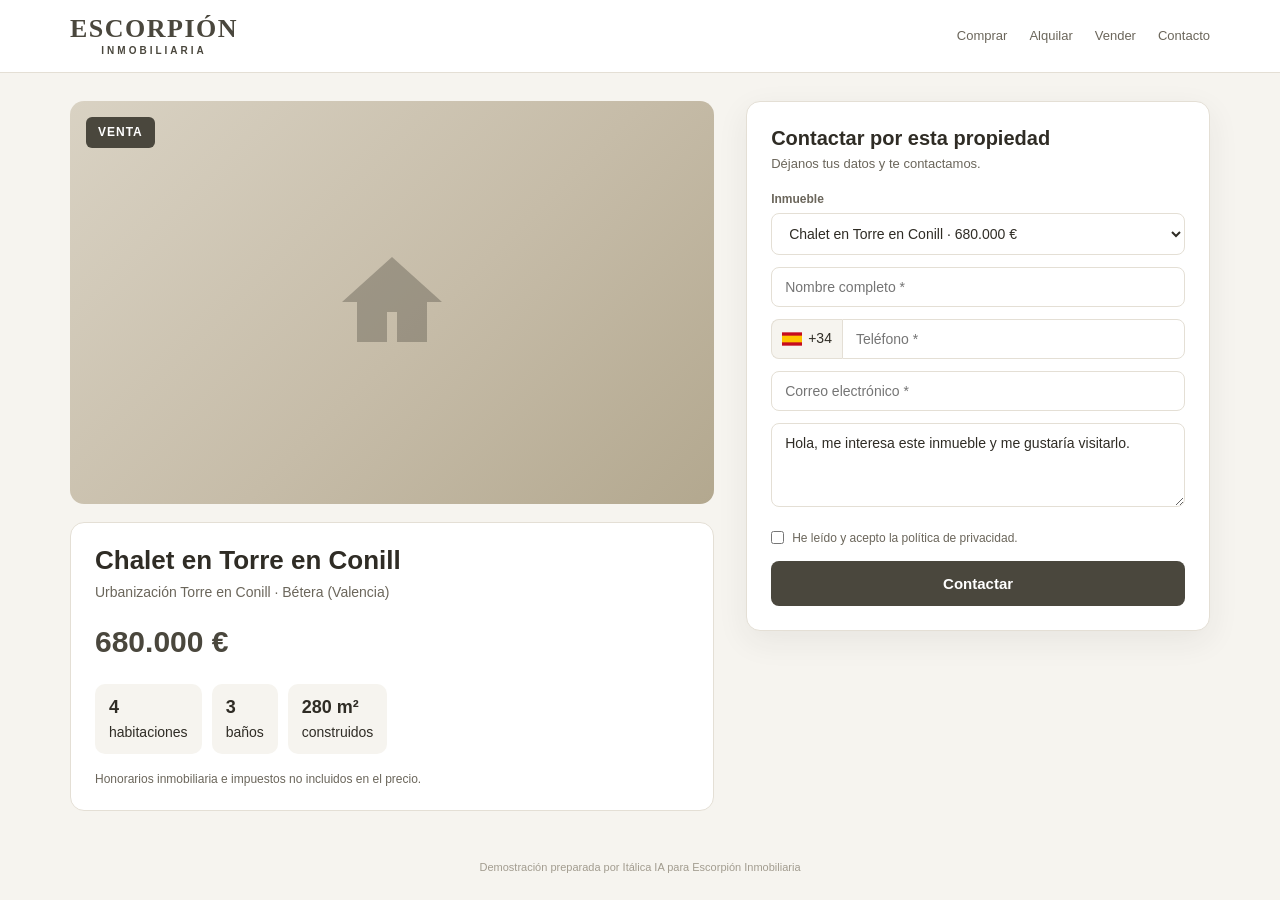
<file: demo/escorpion/index.html>
<!DOCTYPE html>
<html lang="es">
<head>
<meta charset="utf-8">
<meta name="viewport" content="width=device-width, initial-scale=1">
<meta name="robots" content="noindex, nofollow">
<title>Chalet en Torre en Conill, Bétera · Escorpión Inmobiliaria</title>
<!-- Demo privada preparada por Itálica IA para Escorpión Inmobiliaria (reunión del 10-nov-2026).
     Copia de la ficha de un inmueble de escorpioninmobiliaria.com con su formulario "Contactar por esta
     propiedad". Inmuebles disponibles en su web el 9-nov. Al enviar, n8n lanza la llamada del asistente de voz.
     No enlazada desde la web. -->
<style>
*,*::before,*::after{box-sizing:border-box}
:root{--tinta:#2f2c25;--suave:#6b665b;--linea:#e4dfd5;--fondo:#f6f4ef;--marca:#4a473d;--acento:#7d7350}
body{margin:0;font-family:-apple-system,BlinkMacSystemFont,"Segoe UI",Roboto,sans-serif;color:var(--tinta);line-height:1.55;background:var(--fondo)}
h1,h2,h3{margin:0;font-weight:600;line-height:1.2}
p{margin:0}
.top{background:#fff;border-bottom:1px solid var(--linea)}
.top .in{max-width:1180px;margin:0 auto;padding:16px 20px;display:flex;align-items:center;justify-content:space-between;gap:16px}
.marca{display:flex;flex-direction:column;align-items:center;line-height:1;color:var(--marca)}
.marca b{font-family:Georgia,"Times New Roman",serif;font-weight:700;font-size:26px;letter-spacing:1.5px}
.marca span{font-size:10px;letter-spacing:3px;margin-top:4px;font-weight:600}
.top nav{font-size:13px;color:var(--suave);display:flex;gap:22px}
.wrap{max-width:1180px;margin:0 auto;padding:28px 20px 48px;display:grid;grid-template-columns:1.25fr .9fr;gap:32px;align-items:start}
.wrap>*{min-width:0}
.foto{aspect-ratio:16/10;border-radius:14px;background:linear-gradient(135deg,#d9d2c3 0%,#c6bca8 55%,#b3a88f 100%);position:relative;overflow:hidden}
.foto svg{position:absolute;inset:0;margin:auto;opacity:.35}
.op{position:absolute;top:16px;left:16px;background:var(--marca);color:#fff;font-size:12px;font-weight:700;letter-spacing:1px;text-transform:uppercase;padding:6px 12px;border-radius:6px}
.ficha{background:#fff;border:1px solid var(--linea);border-radius:14px;padding:22px 24px;margin-top:18px}
.ficha h1{font-size:26px;margin-bottom:6px}
.zona{color:var(--suave);font-size:14px;margin-bottom:16px}
.precio{font-size:30px;font-weight:700;color:var(--marca);margin-bottom:18px}
.datos{display:flex;flex-wrap:wrap;gap:10px}
.datos div{background:var(--fondo);border-radius:10px;padding:10px 14px;font-size:14px}
.datos b{display:block;font-size:18px}
.hon{font-size:12px;color:var(--suave);margin-top:16px}
.form{background:#fff;border:1px solid var(--linea);border-radius:14px;padding:24px;box-shadow:0 10px 32px rgba(47,44,37,.07);position:sticky;top:20px}
.form h2{font-size:20px;margin-bottom:4px}
.sub{font-size:13px;color:var(--suave);margin-bottom:16px}
label.t{display:block;font-size:12px;font-weight:600;color:var(--suave);margin:0 0 4px}
.form select,.form input[type=text],.form input[type=email],.form input[type=tel],.form textarea{width:100%;padding:11px 13px;border:1px solid var(--linea);border-radius:8px;font-size:14px;margin-bottom:12px;background:#fff;font-family:inherit;color:var(--tinta)}
.form textarea{min-height:84px;resize:vertical}
.form input:focus,.form textarea:focus,.form select:focus{outline:none;border-color:var(--acento);box-shadow:0 0 0 3px rgba(125,115,80,.15)}
.tel{display:flex;margin-bottom:12px}
.tel .pref{display:flex;align-items:center;gap:6px;padding:0 10px;border:1px solid var(--linea);border-right:0;border-radius:8px 0 0 8px;font-size:14px;background:var(--fondo);white-space:nowrap}
.tel input{margin-bottom:0!important;border-radius:0 8px 8px 0!important}
.check{display:flex;gap:8px;align-items:flex-start;font-size:12px;color:var(--suave);margin:2px 0 14px}
.check input{margin:2px 0 0}
button{width:100%;background:var(--marca);color:#fff;font-weight:700;padding:14px;border-radius:8px;border:none;cursor:pointer;font-size:15px;font-family:inherit}
button:hover{background:#3a372f}
button:disabled{opacity:.7;cursor:wait}
.err{display:none;background:#fdf2f2;color:#8f1d1d;border:1px solid #f3cfcf;border-radius:8px;padding:10px 12px;font-size:13px;margin:0 0 12px}
.ok{display:none;text-align:center;padding:26px 4px}
.ok .circ{width:56px;height:56px;border-radius:50%;background:var(--marca);margin:0 auto 16px;display:flex;align-items:center;justify-content:center}
.ok h2{margin-bottom:8px}
.ok p{color:var(--suave);font-size:15px}
.pie{text-align:center;font-size:11px;color:#a29c8f;padding:0 20px 24px}
@media (max-width:900px){.wrap{grid-template-columns:1fr;padding:18px 16px 36px;gap:20px}.top nav{display:none}.ficha h1{font-size:22px}.precio{font-size:26px}.form{position:static}}
</style>
</head>
<body>
<header class="top"><div class="in">
 <div class="marca"><b>ESCORPIÓN</b><span>INMOBILIARIA</span></div>
 <nav><span>Comprar</span><span>Alquilar</span><span>Vender</span><span>Contacto</span></nav>
</div></header>

<main class="wrap">
 <section>
  <div class="foto"><span class="op" id="op">Venta</span>
   <svg width="120" height="120" viewBox="0 0 24 24" fill="#4a473d" aria-hidden="true"><path d="M12 3 2 12h3v8h6v-6h2v6h6v-8h3z"/></svg>
  </div>
  <div class="ficha">
   <h1 id="tit">Chalet en Torre en Conill</h1>
   <p class="zona" id="zona">Urbanización Torre en Conill · Bétera (Valencia)</p>
   <p class="precio" id="precio">680.000 €</p>
   <div class="datos" id="datos"></div>
   <p class="hon">Honorarios inmobiliaria e impuestos no incluidos en el precio.</p>
  </div>
 </section>

 <aside class="form">
  <form id="f" novalidate>
   <h2>Contactar por esta propiedad</h2>
   <p class="sub">Déjanos tus datos y te contactamos.</p>
   <div class="err" id="err"></div>
   <label class="t" for="inm">Inmueble</label>
   <select name="inmueble" id="inm"></select>
   <input type="text" name="nombre" placeholder="Nombre completo *" autocomplete="name" required>
   <div class="tel"><span class="pref"><svg width="20" height="14" viewBox="0 0 750 500" aria-hidden="true"><rect width="750" height="500" fill="#c60b1e"/><rect width="750" height="250" y="125" fill="#ffc400"/></svg>+34</span>
    <input type="tel" name="telefono" placeholder="Teléfono *" autocomplete="tel-national" inputmode="tel" required></div>
   <input type="email" name="email" placeholder="Correo electrónico *" autocomplete="email" required>
   <textarea name="mensaje">Hola, me interesa este inmueble y me gustaría visitarlo.</textarea>
   <label class="check"><input type="checkbox" name="consent" required> He leído y acepto la política de privacidad.</label>
   <button type="submit" id="b">Contactar</button>
  </form>
  <div class="ok" id="ok">
   <div class="circ"><svg width="28" height="28" viewBox="0 0 24 24" fill="white"><path d="M9 16.17 4.83 12l-1.42 1.41L9 19 21 7l-1.41-1.41z"/></svg></div>
   <h2>Gracias, <span id="n"></span></h2>
   <p>Hemos recibido tu mensaje. Te llamamos ahora mismo.</p>
  </div>
 </aside>
</main>
<p class="pie">Demostración preparada por Itálica IA para Escorpión Inmobiliaria</p>

<script>
(function(){
  // Inmuebles disponibles en escorpioninmobiliaria.com el 9-nov-2026 (no reservados).
  // "v" es el texto exacto que admite el sistema (lista blanca en n8n): no cambiarlo sin cambiar allí.
  var INM = [
    {v:'Chalet en Torre en Conill, Bétera · 4 hab. · 280 m² · 680.000 €', op:'Venta', t:'Chalet en Torre en Conill', z:'Urbanización Torre en Conill · Bétera (Valencia)', p:'680.000 €', h:4, b:3, m:280},
    {v:'Chalet en Cumbres de San Antonio, Bétera · 4 hab. · 178 m² · 740.000 €', op:'Venta', t:'Chalet en Cumbres de San Antonio', z:'Torre en Conill-Cumbres de San Antonio · Bétera (Valencia)', p:'740.000 €', h:4, b:3, m:178},
    {v:'Chalet en Cumbres de San Antonio, Bétera · 4 hab. · 327 m² · 1.700.000 €', op:'Venta', t:'Chalet en Cumbres de San Antonio', z:'Torre en Conill-Cumbres de San Antonio · Bétera (Valencia)', p:'1.700.000 €', h:4, b:5, m:327},
    {v:'Adosado en Mas Camarena, Bétera · 5 hab. · 167 m² · 565.000 €', op:'Venta', t:'Adosado en Mas Camarena', z:'Mas Camarena · Bétera (Valencia)', p:'565.000 €', h:5, b:3, m:167},
    {v:'Chalet en Campolivar, Godella · 4 hab. · 214 m² · 890.000 €', op:'Venta', t:'Chalet en Campolivar', z:'Campolivar · Godella (Valencia)', p:'890.000 €', h:4, b:3, m:214},
    {v:'Villa de lujo en Santa Bárbara, Godella · 6 hab. · 365 m² · 2.500.000 €', op:'Venta', t:'Villa de lujo en Santa Bárbara', z:'Santa Bárbara · Godella (Valencia)', p:'2.500.000 €', h:6, b:3, m:365},
    {v:"Chalet en L'Eliana · 4 hab. · 225 m² · 595.000 €", op:'Venta', t:"Chalet en L'Eliana", z:"El Carme-Sant Agustí-Bonavista · L'Eliana (Valencia)", p:'595.000 €', h:4, b:3, m:225},
    {v:'Piso en Casas Verdes, Paterna · 3 hab. · 119 m² · 385.000 €', op:'Venta', t:'Piso en Casas Verdes', z:'Urbanización Casas Verdes · Paterna (Valencia)', p:'385.000 €', h:3, b:2, m:119},
    {v:'Piso en Casas Verdes, Paterna · 3 hab. · 112 m² · 342.000 €', op:'Venta', t:'Piso en Casas Verdes', z:'Urbanización Casas Verdes · Paterna (Valencia)', p:'342.000 €', h:3, b:2, m:112},
    {v:'Piso en Sotolivar, Paterna · 2 hab. · 84 m² · 225.000 €', op:'Venta', t:'Piso en Sotolivar', z:'Sotolivar-Mas del Rosari · Paterna (Valencia)', p:'225.000 €', h:2, b:2, m:84},
    {v:'Piso en Sant Pau, Valencia · 3 hab. · 134 m² · 595.000 €', op:'Venta', t:'Piso en Sant Pau', z:'Sant Pau · Valencia', p:'595.000 €', h:3, b:2, m:134},
    {v:'Alquiler: piso en Campolivar, Godella · 3 hab. · 1.850 €/mes', op:'Alquiler', t:'Piso en Campolivar', z:'Campolivar · Godella (Valencia)', p:'1.850 €/mes', h:3, b:2, m:119},
    {v:'Alquiler: piso en Casas Verdes, Paterna · 3 hab. · 1.500 €/mes', op:'Alquiler', t:'Piso en Casas Verdes', z:'Urbanización Casas Verdes · Paterna (Valencia)', p:'1.500 €/mes', h:3, b:2, m:100},
    {v:'Alquiler: adosado en Torre en Conill, Bétera · 4 hab. · 2.200 €/mes', op:'Alquiler', t:'Adosado en Torre en Conill', z:'Urbanización Torre en Conill · Bétera (Valencia)', p:'2.200 €/mes', h:4, b:2, m:232},
    {v:'Alquiler: chalet en Cumbres de San Antonio, Bétera · 4 hab. · 7.500 €/mes', op:'Alquiler', t:'Chalet en Cumbres de San Antonio', z:'Torre en Conill-Cumbres de San Antonio · Bétera (Valencia)', p:'7.500 €/mes', h:4, b:5, m:327}
  ];
  var sel = document.getElementById('inm');
  INM.forEach(function(x, i){
    var o = document.createElement('option'); o.value = x.v;
    o.textContent = (x.op === 'Alquiler' ? 'Alquiler · ' : '') + x.t + ' · ' + x.p;
    if (i === 0) o.selected = true; sel.appendChild(o);
  });
  function pintar(){
    var x = INM.filter(function(i){ return i.v === sel.value; })[0]; if (!x) return;
    document.getElementById('op').textContent = x.op;
    document.getElementById('tit').textContent = x.t;
    document.getElementById('zona').textContent = x.z;
    document.getElementById('precio').textContent = x.p;
    var d = document.getElementById('datos'); d.innerHTML = '';
    [[x.h, 'habitaciones'], [x.b, 'baños'], [x.m + ' m²', 'construidos']].forEach(function(p){
      var c = document.createElement('div'), b = document.createElement('b');
      b.textContent = p[0]; c.appendChild(b); c.appendChild(document.createTextNode(p[1])); d.appendChild(c);
    });
    document.title = x.t + ' · Escorpión Inmobiliaria';
  }
  sel.addEventListener('change', pintar); pintar();

  var URL_ENVIO = 'https://n8n.automatizacionesluis.com/webhook/escorpion-demo-formulario';
  var f = document.getElementById('f'), b = document.getElementById('b'), err = document.getElementById('err');
  function fallo(t){ err.textContent = t; err.style.display = 'block'; b.disabled = false; b.textContent = 'Contactar'; }
  f.addEventListener('submit', function(e){
    e.preventDefault(); err.style.display = 'none';
    var d = new FormData(f);
    var nombre = (d.get('nombre')||'').trim(), email = (d.get('email')||'').trim(), tel = (d.get('telefono')||'').trim();
    if (!nombre || !email || !tel) return fallo('Rellena todos los campos marcados con *.');
    if (!/^[^\s@]+@[^\s@]+\.[^\s@]+$/.test(email)) return fallo('Revisa el correo electrónico.');
    if (!d.get('consent')) return fallo('Para continuar, acepta la política de privacidad.');
    b.disabled = true; b.textContent = 'Enviando...';
    // Formato de formulario clásico: el navegador no hace consulta previa (CORS) y n8n lo lee directo.
    var cuerpo = new URLSearchParams({nombre: nombre, email: email, telefono: tel,
      inmueble: d.get('inmueble') || '', mensaje: (d.get('mensaje') || '').trim()});
    var ctl = new AbortController(); var t = setTimeout(function(){ ctl.abort(); }, 25000);
    fetch(URL_ENVIO, {method: 'POST', body: cuerpo, signal: ctl.signal})
      .then(function(r){ return r.json(); })
      .then(function(r){
        clearTimeout(t);
        if (r && r.ok) {
          document.getElementById('n').textContent = nombre.split(/\s+/)[0];
          f.style.display = 'none'; document.getElementById('ok').style.display = 'block';
        } else { fallo((r && r.motivo) || 'No hemos podido enviar tu mensaje. Inténtalo de nuevo.'); }
      })
      .catch(function(){ clearTimeout(t); fallo('No hemos podido enviar tu mensaje. Revisa tu conexión e inténtalo de nuevo.'); });
  });
})();
</script>
</body>
</html>
</file>
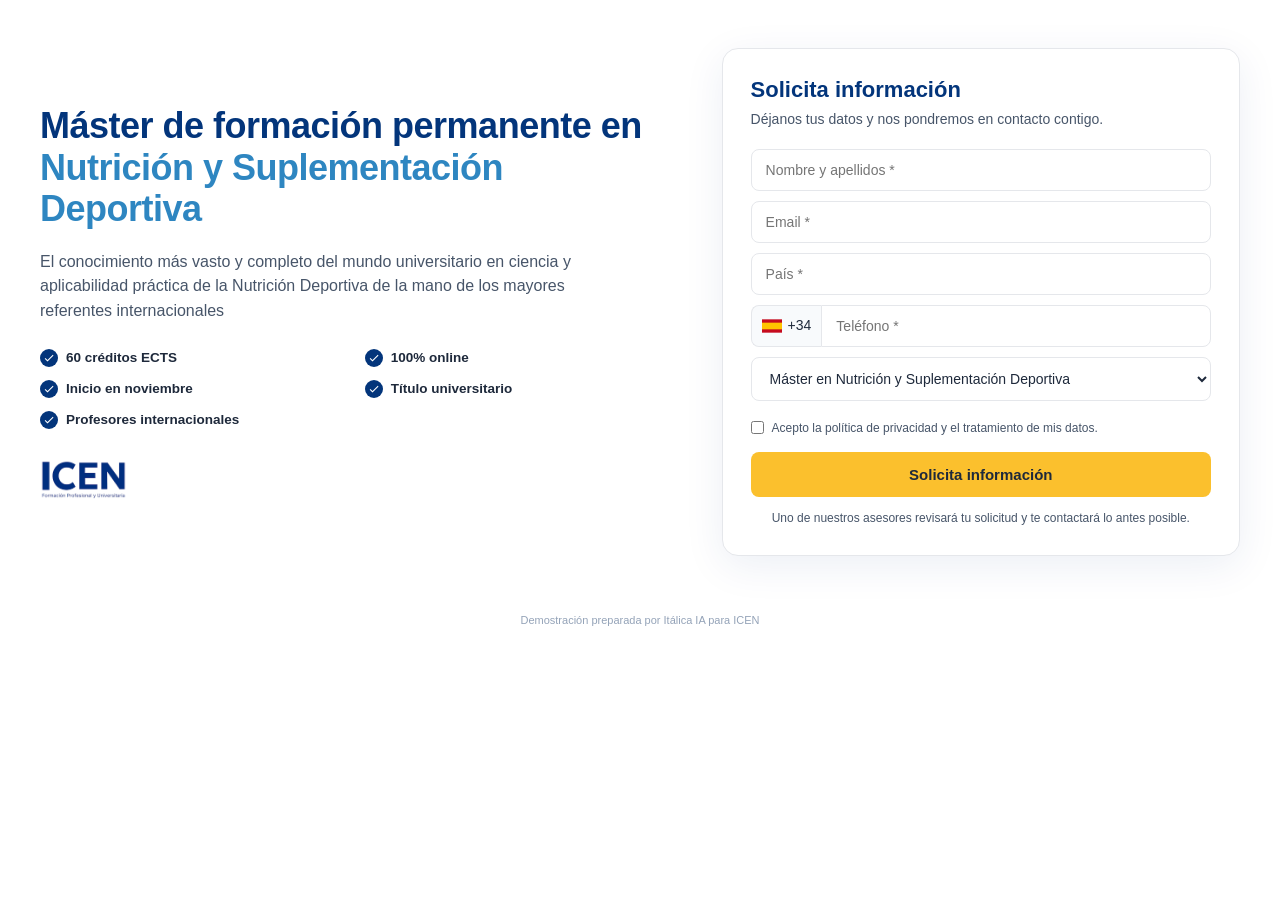
<file: demo/icen/index.html>
<!DOCTYPE html>
<html lang="es">
<head>
<meta charset="utf-8">
<meta name="viewport" content="width=device-width, initial-scale=1">
<meta name="robots" content="noindex, nofollow">
<title>Máster en Nutrición y Suplementación Deportiva · ICEN</title>
<!-- Demo privada preparada por Itálica IA para ICEN (reunión del 10-nov-2026).
     Copia del formulario de icen.es/master-de-nutricion-y-suplementacion-deportiva/ (leído el 6-nov);
     la cabecera cambia con el máster elegido, con el texto de la página de cada uno.
     Al enviar, n8n lanza la llamada del asistente de voz. No enlazada desde la web. -->
<style>
*,*::before,*::after{box-sizing:border-box}
body{margin:0;font-family:-apple-system,BlinkMacSystemFont,"Segoe UI",Roboto,sans-serif;color:#1e293b;line-height:1.55;background:#fff}
h1,h3{margin:0 0 16px;font-weight:700;line-height:1.2;color:#03357B}
p{margin:0 0 16px}
.hero{background:#fff;padding:48px 20px 56px}
.grid{max-width:1200px;margin:0 auto;display:grid;grid-template-columns:1.1fr .9fr;gap:48px;align-items:center}
.grid>*{min-width:0}
.hero h1{font-size:36px;line-height:1.15;margin-bottom:20px;letter-spacing:-.5px}
.azul{color:#03357B}.celeste{color:#2E86C1}
.lead{font-size:16px;color:#475569;margin-bottom:24px;max-width:560px}
.bullets{list-style:none;padding:0;margin:0 0 28px;display:grid;grid-template-columns:1fr 1fr;gap:10px 16px}
.bullets li{display:flex;align-items:flex-start;gap:8px;font-weight:600;font-size:13.5px}
.bullets li::before{content:"";flex-shrink:0;width:18px;height:18px;margin-top:1px;border-radius:50%;background:#03357B url("data:image/svg+xml,%3Csvg xmlns='http://www.w3.org/2000/svg' viewBox='0 0 24 24' fill='white'%3E%3Cpath d='M9 16.17 4.83 12l-1.42 1.41L9 19 21 7l-1.41-1.41z'/%3E%3C/svg%3E") center/12px no-repeat}
.logo img{height:40px;width:auto;display:block;mix-blend-mode:multiply}
.form{background:#fff;border:1px solid #E5E7EB;border-radius:16px;padding:28px;box-shadow:0 10px 40px rgba(3,53,123,.08)}
.form h3{font-size:22px;margin-bottom:6px}
.sub{font-size:14px;color:#475569;margin-bottom:18px}
.form select,.form input[type=text],.form input[type=email],.form input[type=tel]{width:100%;padding:12px 14px;border:1px solid #E5E7EB;border-radius:8px;font-size:14px;margin-bottom:10px;background:#fff;font-family:inherit;color:#1e293b}
.form input:focus{outline:none;border-color:#03357B;box-shadow:0 0 0 3px rgba(3,53,123,.1)}
.tel{display:flex;margin-bottom:10px}
.tel .pref{display:flex;align-items:center;gap:6px;padding:0 10px;border:1px solid #E5E7EB;border-right:0;border-radius:8px 0 0 8px;font-size:14px;color:#1e293b;background:#F8FAFC;white-space:nowrap}
.tel input{margin-bottom:0!important;border-radius:0 8px 8px 0!important}
.check{display:flex;gap:8px;align-items:flex-start;font-size:12px;color:#475569;margin:8px 0 14px}
.check input{margin:2px 0 0}
.check a{color:#03357B}
button{width:100%;background:#FBC02D;color:#1e293b;font-weight:800;padding:14px;border-radius:8px;border:none;cursor:pointer;font-size:15px;font-family:inherit}
button:hover{background:#F9A825}
button:disabled{opacity:.7;cursor:wait}
.bottom{font-size:12px;color:#475569;text-align:center;margin:12px 0 0}
.err{display:none;background:#FEF2F2;color:#991B1B;border:1px solid #FECACA;border-radius:8px;padding:10px 12px;font-size:13px;margin:0 0 12px}
.ok{display:none;text-align:center;padding:24px 4px}
.ok .circ{width:56px;height:56px;border-radius:50%;background:#03357B;margin:0 auto 16px;display:flex;align-items:center;justify-content:center}
.ok h3{margin-bottom:8px}
.ok p{color:#475569;font-size:15px;margin:0}
.pie{text-align:center;font-size:11px;color:#94A3B8;padding:0 20px 24px}
@media (max-width:900px){.grid{grid-template-columns:1fr;gap:28px}.hero{padding:28px 16px 40px}.hero h1{font-size:28px}.bullets{grid-template-columns:1fr 1fr}}
</style>
</head>
<body>
<section class="hero">
 <div class="grid">
  <div>
   <h1><span class="azul">Máster de formación permanente en</span><br><span class="celeste" id="h-tit">Nutrición y Suplementación Deportiva</span></h1>
   <p class="lead" id="h-lead">El conocimiento más vasto y completo del mundo universitario en ciencia y aplicabilidad práctica de la Nutrición Deportiva de la mano de los mayores referentes internacionales</p>
   <ul class="bullets" id="h-bul"><li>60 créditos ECTS</li><li>100% online</li><li>Inicio en noviembre</li><li>Título universitario</li><li>Profesores internacionales</li></ul>
   <div class="logo"><img src="logo-icen.png" alt="ICEN" width="400" height="183"></div>
  </div>
  <div class="form">
   <form id="f" novalidate>
    <h3>Solicita información</h3>
    <p class="sub">Déjanos tus datos y nos pondremos en contacto contigo.</p>
    <div class="err" id="err"></div>
    <input type="text" name="nombre" placeholder="Nombre y apellidos *" autocomplete="name" required>
    <input type="email" name="email" placeholder="Email *" autocomplete="email" required>
    <input type="text" name="pais" placeholder="País *" autocomplete="country-name" required>
    <div class="tel"><span class="pref"><svg width="20" height="14" viewBox="0 0 750 500" aria-hidden="true"><rect width="750" height="500" fill="#c60b1e"/><rect width="750" height="250" y="125" fill="#ffc400"/></svg>+34</span>
     <input type="tel" name="telefono" placeholder="Teléfono *" autocomplete="tel-national" inputmode="tel" required></div>
    <select name="programa" aria-label="Programa de interés" required><option selected>Máster en Nutrición y Suplementación Deportiva</option><option>Máster en Hipertrofia Muscular</option><option>Máster en Entrenamiento Personal</option><option>Máster en Nutrición Clínica</option></select>
    <label class="check"><input type="checkbox" name="consent" required> Acepto la política de privacidad y el tratamiento de mis datos.</label>
    <button type="submit" id="b">Solicita información</button>
    <p class="bottom">Uno de nuestros asesores revisará tu solicitud y te contactará lo antes posible.</p>
   </form>
   <div class="ok" id="ok">
    <div class="circ"><svg width="28" height="28" viewBox="0 0 24 24" fill="white"><path d="M9 16.17 4.83 12l-1.42 1.41L9 19 21 7l-1.41-1.41z"/></svg></div>
    <h3>¡Gracias, <span id="n"></span>!</h3>
    <p>Hemos recibido tu solicitud. Te llamamos ahora mismo.</p>
   </div>
  </div>
 </div>
</section>
<p class="pie">Demostración preparada por Itálica IA para ICEN</p>
<script>
(function(){
  // Cabecera de cada máster, copiada de su página en icen.es (leídas el 6-nov).
  var MASTERES = {
    'Máster en Nutrición y Suplementación Deportiva': {
      t: 'Nutrición y Suplementación Deportiva',
      l: 'El conocimiento más vasto y completo del mundo universitario en ciencia y aplicabilidad práctica de la Nutrición Deportiva de la mano de los mayores referentes internacionales',
      b: ['60 créditos ECTS', '100% online', 'Inicio en noviembre', 'Título universitario', 'Profesores internacionales']},
    'Máster en Hipertrofia Muscular': {
      t: 'Hipertrofia Muscular, Pérdida de Grasa y Competición en Deportes de Estética',
      l: 'Hazte experto en una de las skills más demandadas en el sector del fitness y domina todas las variables que afectan a la composición corporal.',
      b: ['60 créditos ECTS', '100% online', 'Inicio en noviembre', 'Paga en hasta 24 meses']},
    'Máster en Entrenamiento Personal': {
      t: 'Entrenamiento Personal y Fisiología Aplicada al Ejercicio Físico',
      l: 'Especialízate con nuestro máster de 60 ECTS en entrenamiento personal y fisiología aplicada al ejercicio. Diseña programas basados en evidencia para maximizar la composición corporal, el rendimiento y la salud de tus clientes.',
      b: ['60 créditos ECTS', '100% online', 'Inicio en noviembre', 'Paga en hasta 24 meses']},
    'Máster en Nutrición Clínica': {
      t: 'Nutrición Clínica',
      l: 'Especialízate en la valoración del estado nutricional, el diseño de intervenciones dietético-nutricionales y el soporte nutricional en las patologías agudas y crónicas más prevalentes.',
      b: ['60 ECTS · 1500 horas', '100% online · a tu ritmo', 'Claustro clínico de doctores y dietistas-nutricionistas', 'Casos clínicos reales']}
  };
  var sel = document.querySelector('select[name=programa]');
  function pintar(){
    var m = MASTERES[sel.value]; if (!m) return;
    document.getElementById('h-tit').textContent = m.t;
    document.getElementById('h-lead').textContent = m.l;
    var ul = document.getElementById('h-bul'); ul.innerHTML = '';
    m.b.forEach(function(x){ var li = document.createElement('li'); li.textContent = x; ul.appendChild(li); });
    document.title = 'Máster en ' + m.t + ' · ICEN';
  }
  sel.addEventListener('change', pintar);
  var URL_ENVIO = 'https://n8n.automatizacionesluis.com/webhook/icen-demo-formulario';
  var f = document.getElementById('f'), b = document.getElementById('b'), err = document.getElementById('err');
  function fallo(t){ err.textContent = t; err.style.display = 'block'; b.disabled = false; b.textContent = 'Solicita información'; }
  f.addEventListener('submit', function(e){
    e.preventDefault(); err.style.display = 'none';
    var d = new FormData(f);
    var nombre = (d.get('nombre')||'').trim(), email = (d.get('email')||'').trim(),
        pais = (d.get('pais')||'').trim(), tel = (d.get('telefono')||'').trim();
    if (!nombre || !email || !pais || !tel) return fallo('Rellena todos los campos marcados con *.');
    if (!/^[^\s@]+@[^\s@]+\.[^\s@]+$/.test(email)) return fallo('Revisa el email.');
    if (!d.get('consent')) return fallo('Para continuar, acepta la política de privacidad.');
    b.disabled = true; b.textContent = 'Enviando...';
    // Formato de formulario clásico: el navegador no hace consulta previa (CORS) y n8n lo lee directo.
    var cuerpo = new URLSearchParams({nombre: nombre, email: email, pais: pais, telefono: tel,
      programa: d.get('programa') || ''});
    var ctl = new AbortController(); var t = setTimeout(function(){ ctl.abort(); }, 25000);
    fetch(URL_ENVIO, {method: 'POST', body: cuerpo, signal: ctl.signal})
      .then(function(r){ return r.json(); })
      .then(function(r){
        clearTimeout(t);
        if (r && r.ok) {
          document.getElementById('n').textContent = nombre.split(/\s+/)[0];
          f.style.display = 'none'; document.getElementById('ok').style.display = 'block';
        } else { fallo((r && r.motivo) || 'No hemos podido enviar tu solicitud. Inténtalo de nuevo.'); }
      })
      .catch(function(){ clearTimeout(t); fallo('No hemos podido enviar tu solicitud. Revisa tu conexión e inténtalo de nuevo.'); });
  });
})();
</script>
</body>
</html>
</file>
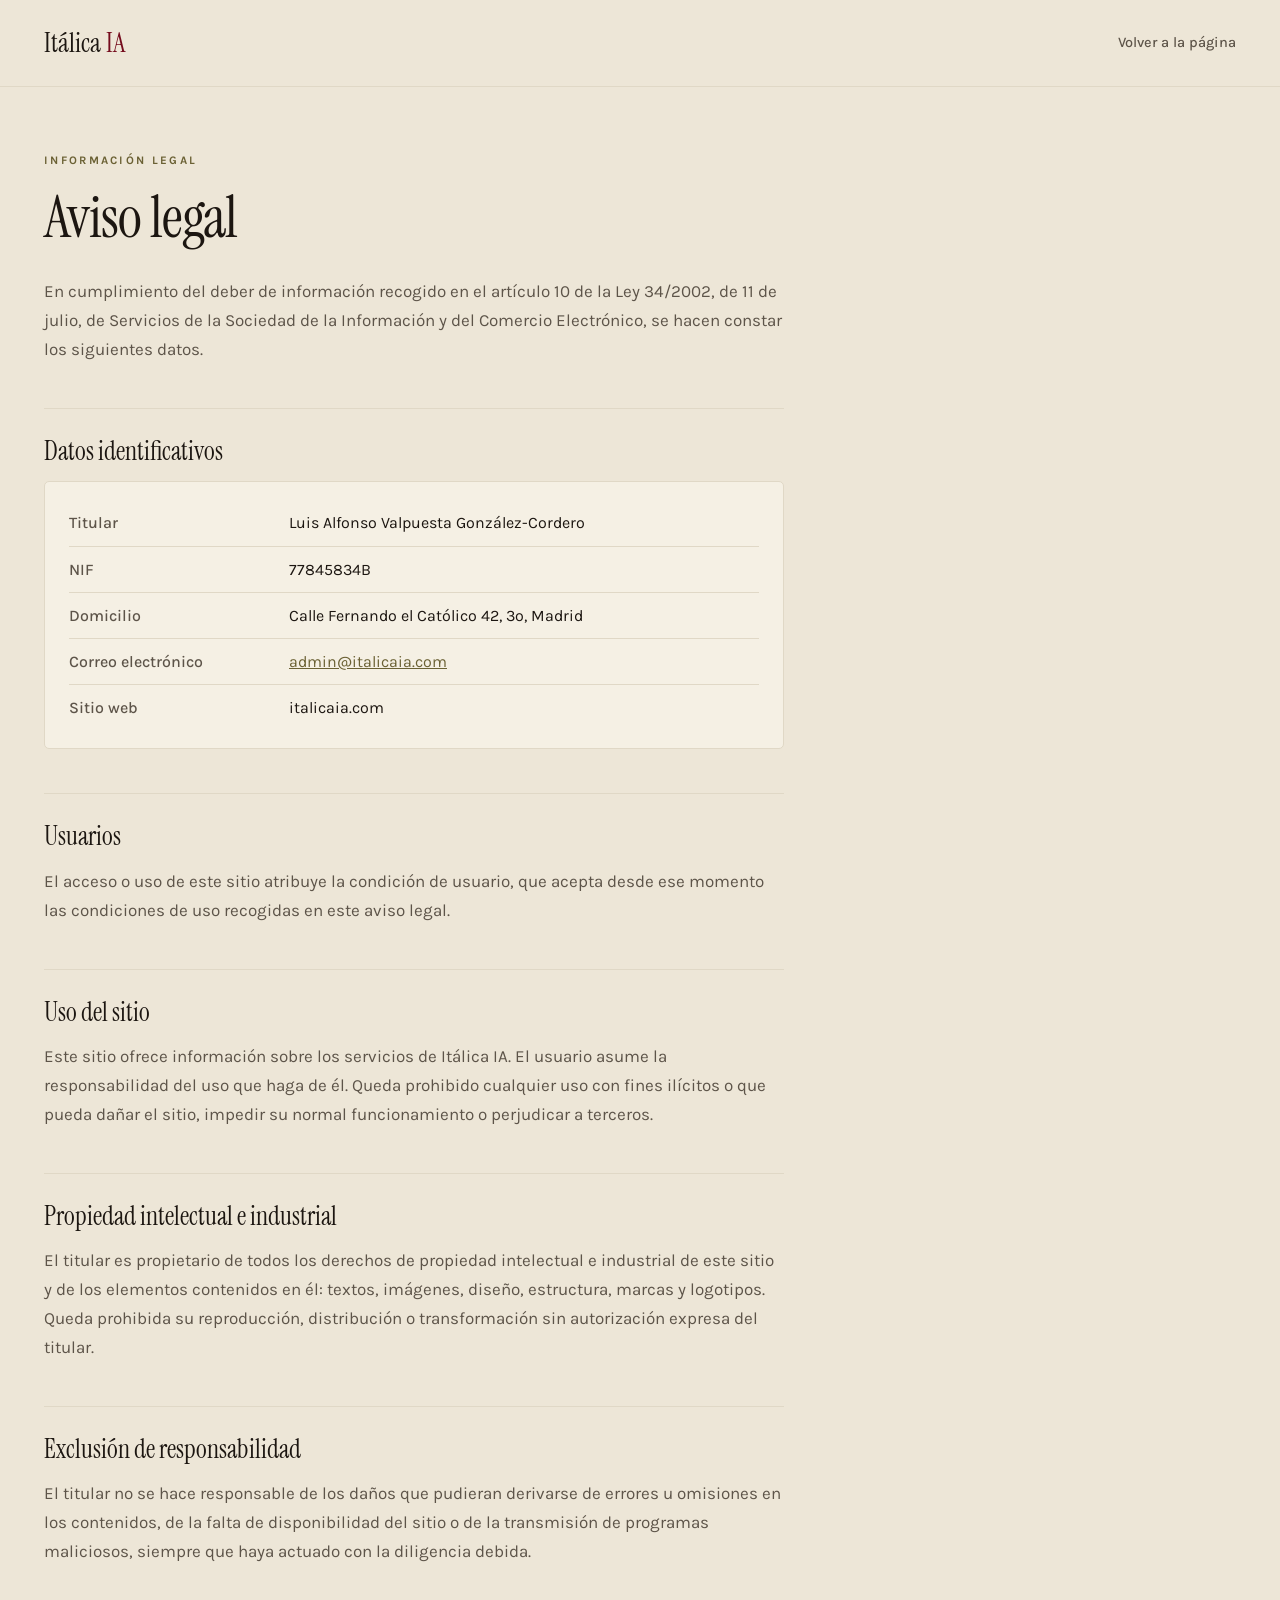
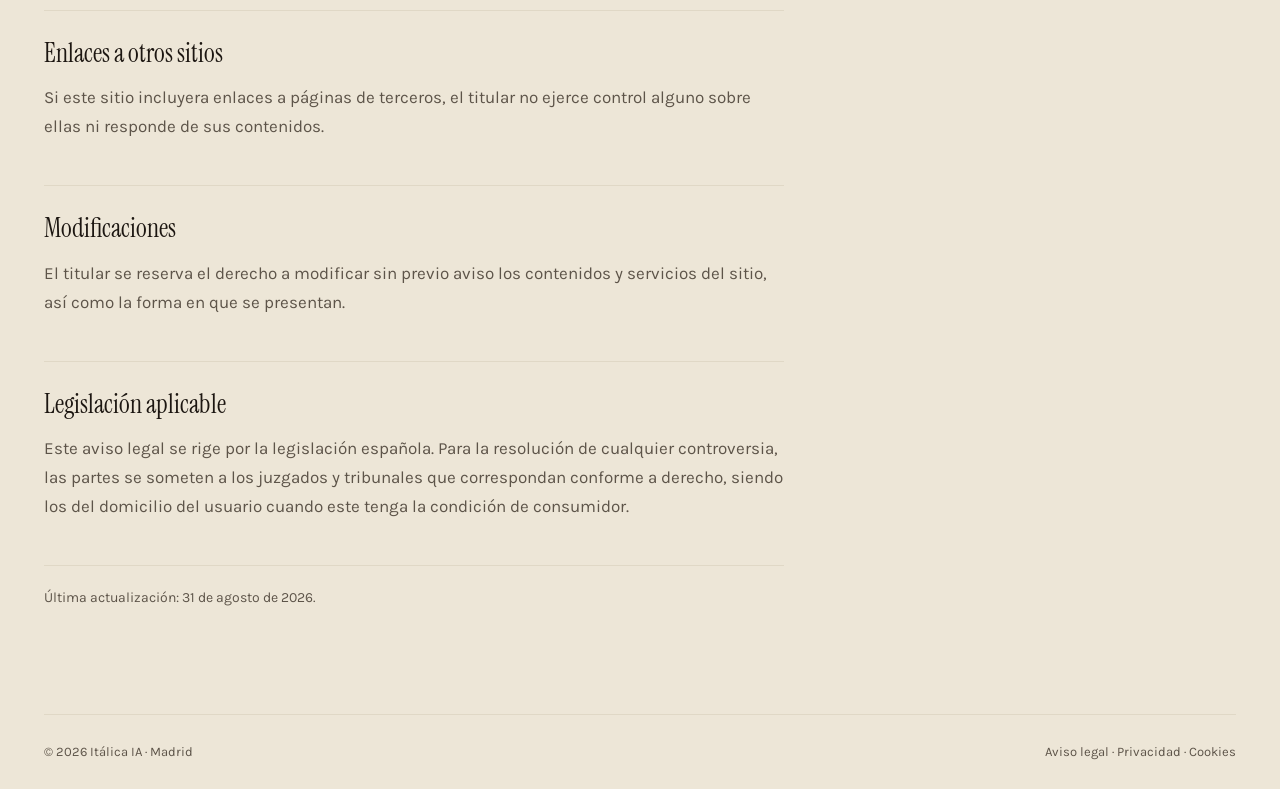
<file: aviso-legal.html>
<!DOCTYPE html>
<html lang="es">
<head>
<meta charset="UTF-8">
<meta name="viewport" content="width=device-width, initial-scale=1.0">
<title>Aviso legal | Italica IA</title>
<meta name="robots" content="noindex, follow">
<link rel="icon" href="/favicon.ico" sizes="32x32">
<link rel="icon" href="/favicon.png" type="image/png" sizes="192x192">
<link rel="apple-touch-icon" href="/apple-touch-icon.png">
<link rel="preconnect" href="https://fonts.googleapis.com">
<link rel="preconnect" href="https://fonts.gstatic.com" crossorigin>
<link href="https://fonts.googleapis.com/css2?family=Instrument+Serif:ital@0;1&family=Karla:wght@300;400;500;600;700&display=swap" rel="stylesheet">
<style>
  :root{
    --arena:#EDE6D7; --arena-alta:#F5F0E4; --espresso:#1C1611;
    --linea:#D3C9B4; --linea-sut:#E0D8C6; --gris:#5D5449;
    --acento:#6B6134; --granate:#750C1D;
    --display:"Instrument Serif",Georgia,serif;
    --texto:"Karla",-apple-system,Segoe UI,sans-serif;
  }
  *{box-sizing:border-box}
  body{margin:0;background:var(--arena);color:var(--espresso);font-family:var(--texto);
       font-size:17px;line-height:1.7;-webkit-font-smoothing:antialiased;
       min-height:100vh;display:flex;flex-direction:column}
  .env{max-width:1340px;margin:0 auto;padding:0 44px;width:100%}
  @media(max-width:720px){.env{padding:0 22px}}
  .barra{border-bottom:1px solid var(--linea-sut)}
  .barra-int{display:flex;align-items:center;justify-content:space-between;height:86px;gap:20px}
  .marca{font-family:var(--display);font-size:27px;text-decoration:none;color:var(--espresso)}
  .marca i{color:var(--granate);font-style:normal}
  .volver{color:var(--gris);text-decoration:none;font-size:14.5px;font-weight:500}
  .volver:hover{color:var(--espresso)}
  main{flex:1;padding:64px 0 88px}
  .doc{max-width:74ch}
  .etq{font-size:11.5px;font-weight:700;letter-spacing:.2em;text-transform:uppercase;
       color:var(--acento);display:block;margin-bottom:16px}
  h1{font-family:var(--display);font-weight:400;font-size:clamp(36px,5vw,58px);
     line-height:1.08;letter-spacing:-.018em;margin:0 0 28px}
  h2{font-family:var(--display);font-weight:400;font-size:26px;line-height:1.25;
     margin:44px 0 14px;padding-top:26px;border-top:1px solid var(--linea-sut)}
  p{margin:0 0 16px;color:var(--gris)}
  strong{color:var(--espresso);font-weight:600}
  ul{margin:0 0 16px;padding-left:22px;color:var(--gris)}
  li{margin-bottom:9px}
  a{color:var(--acento)}
  .ficha{background:var(--arena-alta);border:1px solid var(--linea-sut);border-radius:5px;
         padding:18px 24px;margin:0 0 18px}
  .ficha .fila{display:grid;grid-template-columns:210px 1fr;gap:10px;padding:9px 0;
               border-bottom:1px solid var(--linea-sut);font-size:16px}
  .ficha .fila:last-child{border-bottom:none}
  .ficha .k{color:var(--gris);font-weight:500}
  .ficha .v{color:var(--espresso)}
  @media(max-width:600px){.ficha .fila{grid-template-columns:1fr;gap:2px}}
  .nota{border-left:3px solid var(--acento);padding:4px 0 4px 18px;margin:24px 0;font-size:16px}
  .nota p{margin:0}
  .actualizado{margin-top:44px;padding-top:20px;border-top:1px solid var(--linea-sut);
               font-size:14px;color:var(--gris)}
  .pie{border-top:1px solid var(--linea-sut);padding:26px 0;display:flex;
       justify-content:space-between;flex-wrap:wrap;gap:12px;font-size:13px;color:var(--gris)}
  .pie a{color:var(--gris);text-decoration:none}
  .pie a:hover{color:var(--espresso);text-decoration:underline}
</style>
</head>
<body>

<header class="barra">
  <div class="env barra-int">
    <a class="marca" href="/">It&aacute;lica <i>IA</i></a>
    <a class="volver" href="/">Volver a la p&aacute;gina</a>
  </div>
</header>

<main>
  <div class="env">
    <div class="doc">
      <span class="etq">Informaci&oacute;n legal</span>
      <h1>Aviso legal</h1>
      <p>En cumplimiento del deber de informaci&oacute;n recogido en el art&iacute;culo 10 de la Ley 34/2002,
      de 11 de julio, de Servicios de la Sociedad de la Informaci&oacute;n y del Comercio Electr&oacute;nico,
      se hacen constar los siguientes datos.</p>

      <h2>Datos identificativos</h2>
      <div class="ficha">
        <div class="fila"><span class="k">Titular</span><span class="v">Luis Alfonso Valpuesta Gonz&aacute;lez-Cordero</span></div>
        <div class="fila"><span class="k">NIF</span><span class="v">77845834B</span></div>
        <div class="fila"><span class="k">Domicilio</span><span class="v">Calle Fernando el Cat&oacute;lico 42, 3&ordm;, Madrid</span></div>
        <div class="fila"><span class="k">Correo electr&oacute;nico</span><span class="v"><a href="mailto:admin@italicaia.com">admin@italicaia.com</a></span></div>
        <div class="fila"><span class="k">Sitio web</span><span class="v">italicaia.com</span></div>
      </div>

      <h2>Usuarios</h2>
      <p>El acceso o uso de este sitio atribuye la condici&oacute;n de usuario, que acepta desde ese momento
      las condiciones de uso recogidas en este aviso legal.</p>

      <h2>Uso del sitio</h2>
      <p>Este sitio ofrece informaci&oacute;n sobre los servicios de It&aacute;lica IA. El usuario asume la
      responsabilidad del uso que haga de &eacute;l. Queda prohibido cualquier uso con fines il&iacute;citos o que
      pueda da&ntilde;ar el sitio, impedir su normal funcionamiento o perjudicar a terceros.</p>

      <h2>Propiedad intelectual e industrial</h2>
      <p>El titular es propietario de todos los derechos de propiedad intelectual e industrial de este
      sitio y de los elementos contenidos en &eacute;l: textos, im&aacute;genes, dise&ntilde;o, estructura, marcas y
      logotipos. Queda prohibida su reproducci&oacute;n, distribuci&oacute;n o transformaci&oacute;n sin autorizaci&oacute;n
      expresa del titular.</p>

      <h2>Exclusi&oacute;n de responsabilidad</h2>
      <p>El titular no se hace responsable de los da&ntilde;os que pudieran derivarse de errores u omisiones
      en los contenidos, de la falta de disponibilidad del sitio o de la transmisi&oacute;n de programas
      maliciosos, siempre que haya actuado con la diligencia debida.</p>

      <h2>Enlaces a otros sitios</h2>
      <p>Si este sitio incluyera enlaces a p&aacute;ginas de terceros, el titular no ejerce control alguno
      sobre ellas ni responde de sus contenidos.</p>

      <h2>Modificaciones</h2>
      <p>El titular se reserva el derecho a modificar sin previo aviso los contenidos y servicios del
      sitio, as&iacute; como la forma en que se presentan.</p>

      <h2>Legislaci&oacute;n aplicable</h2>
      <p>Este aviso legal se rige por la legislaci&oacute;n espa&ntilde;ola. Para la resoluci&oacute;n de cualquier
      controversia, las partes se someten a los juzgados y tribunales que correspondan conforme a
      derecho, siendo los del domicilio del usuario cuando este tenga la condici&oacute;n de consumidor.</p>

      <p class="actualizado">&Uacute;ltima actualizaci&oacute;n: 31 de agosto de 2026.</p>
    </div>
  </div>
</main>

<div class="env">
  <div class="pie">
    <span>&copy; 2026 It&aacute;lica IA &middot; Madrid</span>
    <span><a href="aviso-legal.html">Aviso legal</a> &middot; <a href="politica-privacidad.html">Privacidad</a> &middot; <a href="politica-cookies.html">Cookies</a></span>
  </div>
</div>

</body>
</html>
</file>
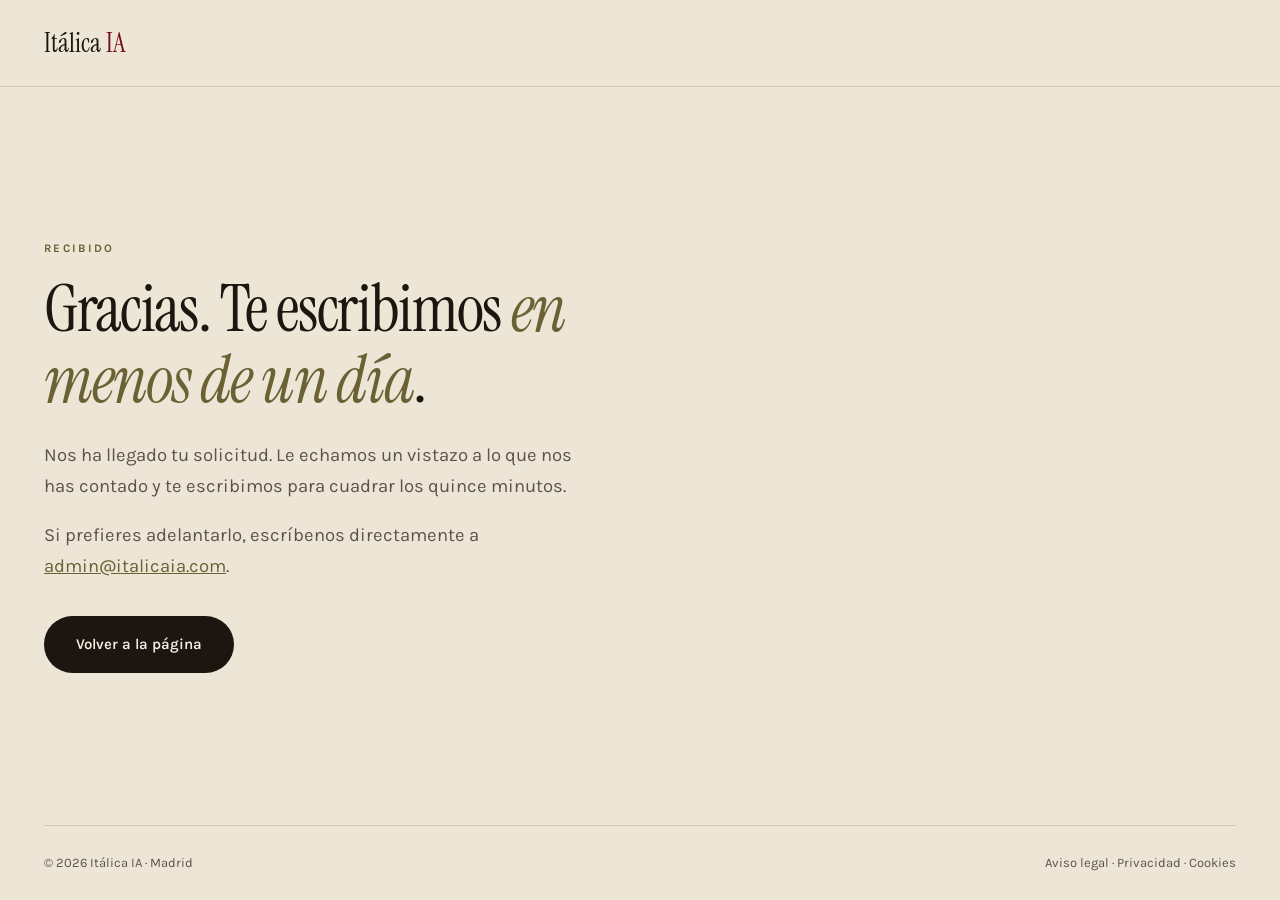
<file: gracias.html>
<!DOCTYPE html>
<html lang="es">
<head>
<meta charset="UTF-8">
<meta name="viewport" content="width=device-width, initial-scale=1.0">
<title>Gracias | Itálica IA</title>
<meta name="robots" content="noindex">
<link rel="icon" href="/favicon.ico" sizes="32x32">
<link rel="icon" href="/favicon.png" type="image/png" sizes="192x192">
<link rel="apple-touch-icon" href="/apple-touch-icon.png">
<link rel="preconnect" href="https://fonts.googleapis.com">
<link rel="preconnect" href="https://fonts.gstatic.com" crossorigin>
<link href="https://fonts.googleapis.com/css2?family=Instrument+Serif:ital@0;1&family=Karla:wght@300;400;500;600;700&display=swap" rel="stylesheet">
<style>
  :root{
    --arena:#EDE6D7; --arena-alta:#F5F0E4; --espresso:#1C1611;
    --linea:#D3C9B4; --gris:#5D5449; --acento:#6B6134; --granate:#750C1D;
    --display:"Instrument Serif",Georgia,serif;
    --texto:"Karla",-apple-system,Segoe UI,sans-serif;
  }
  *{box-sizing:border-box}
  body{margin:0;background:var(--arena);color:var(--espresso);font-family:var(--texto);
       font-size:17px;line-height:1.68;-webkit-font-smoothing:antialiased;
       min-height:100vh;display:flex;flex-direction:column}
  .env{max-width:1340px;margin:0 auto;padding:0 44px;width:100%}
  @media(max-width:720px){.env{padding:0 22px}}
  .barra{border-bottom:1px solid var(--linea)}
  .barra-int{display:flex;align-items:center;height:86px}
  .marca{font-family:var(--display);font-size:27px;text-decoration:none;color:var(--espresso)}
  .marca i{color:var(--granate);font-style:normal}
  main{flex:1;display:flex;align-items:center;padding:80px 0}
  .caja{max-width:56ch}
  .etq{font-size:11.5px;font-weight:700;letter-spacing:.2em;text-transform:uppercase;
       color:var(--acento);display:block;margin-bottom:16px}
  h1{font-family:var(--display);font-weight:400;font-size:clamp(38px,5.6vw,66px);
     line-height:1.07;letter-spacing:-.02em;margin:0 0 24px;max-width:18ch}
  h1 i{color:var(--acento)}
  p{color:var(--gris);font-size:18.5px;margin:0 0 18px;max-width:56ch}
  .btn{display:inline-block;margin-top:16px;background:var(--espresso);color:var(--arena-alta);
       padding:16px 32px;border-radius:999px;text-decoration:none;font-size:15px;font-weight:600}
  .btn:hover{background:var(--acento)}
  .pie{border-top:1px solid var(--linea);padding:26px 0;display:flex;
       justify-content:space-between;flex-wrap:wrap;gap:12px;font-size:13px;color:var(--gris)}
  .pie a{color:var(--gris);text-decoration:none}
  .pie a:hover{color:var(--espresso);text-decoration:underline}
</style>
</head>
<body>

<header class="barra">
  <div class="env barra-int">
    <a class="marca" href="/">Itálica <i>IA</i></a>
  </div>
</header>

<main>
  <div class="env">
    <div class="caja">
      <span class="etq">Recibido</span>
      <h1>Gracias. Te escribimos <i>en menos de un día</i>.</h1>
      <p>Nos ha llegado tu solicitud. Le echamos un vistazo a lo que nos has contado y te escribimos para cuadrar los quince minutos.</p>
      <p>Si prefieres adelantarlo, escríbenos directamente a <a href="mailto:admin@italicaia.com" style="color:var(--acento)">admin@italicaia.com</a>.</p>
      <a class="btn" href="/">Volver a la página</a>
    </div>
  </div>
</main>

<div class="env">
  <div class="pie">
    <span>© 2026 Itálica IA · Madrid</span>
    <span><a href="aviso-legal.html">Aviso legal</a> · <a href="politica-privacidad.html">Privacidad</a> · <a href="politica-cookies.html">Cookies</a></span>
  </div>
</div>

</body>
</html>
</file>
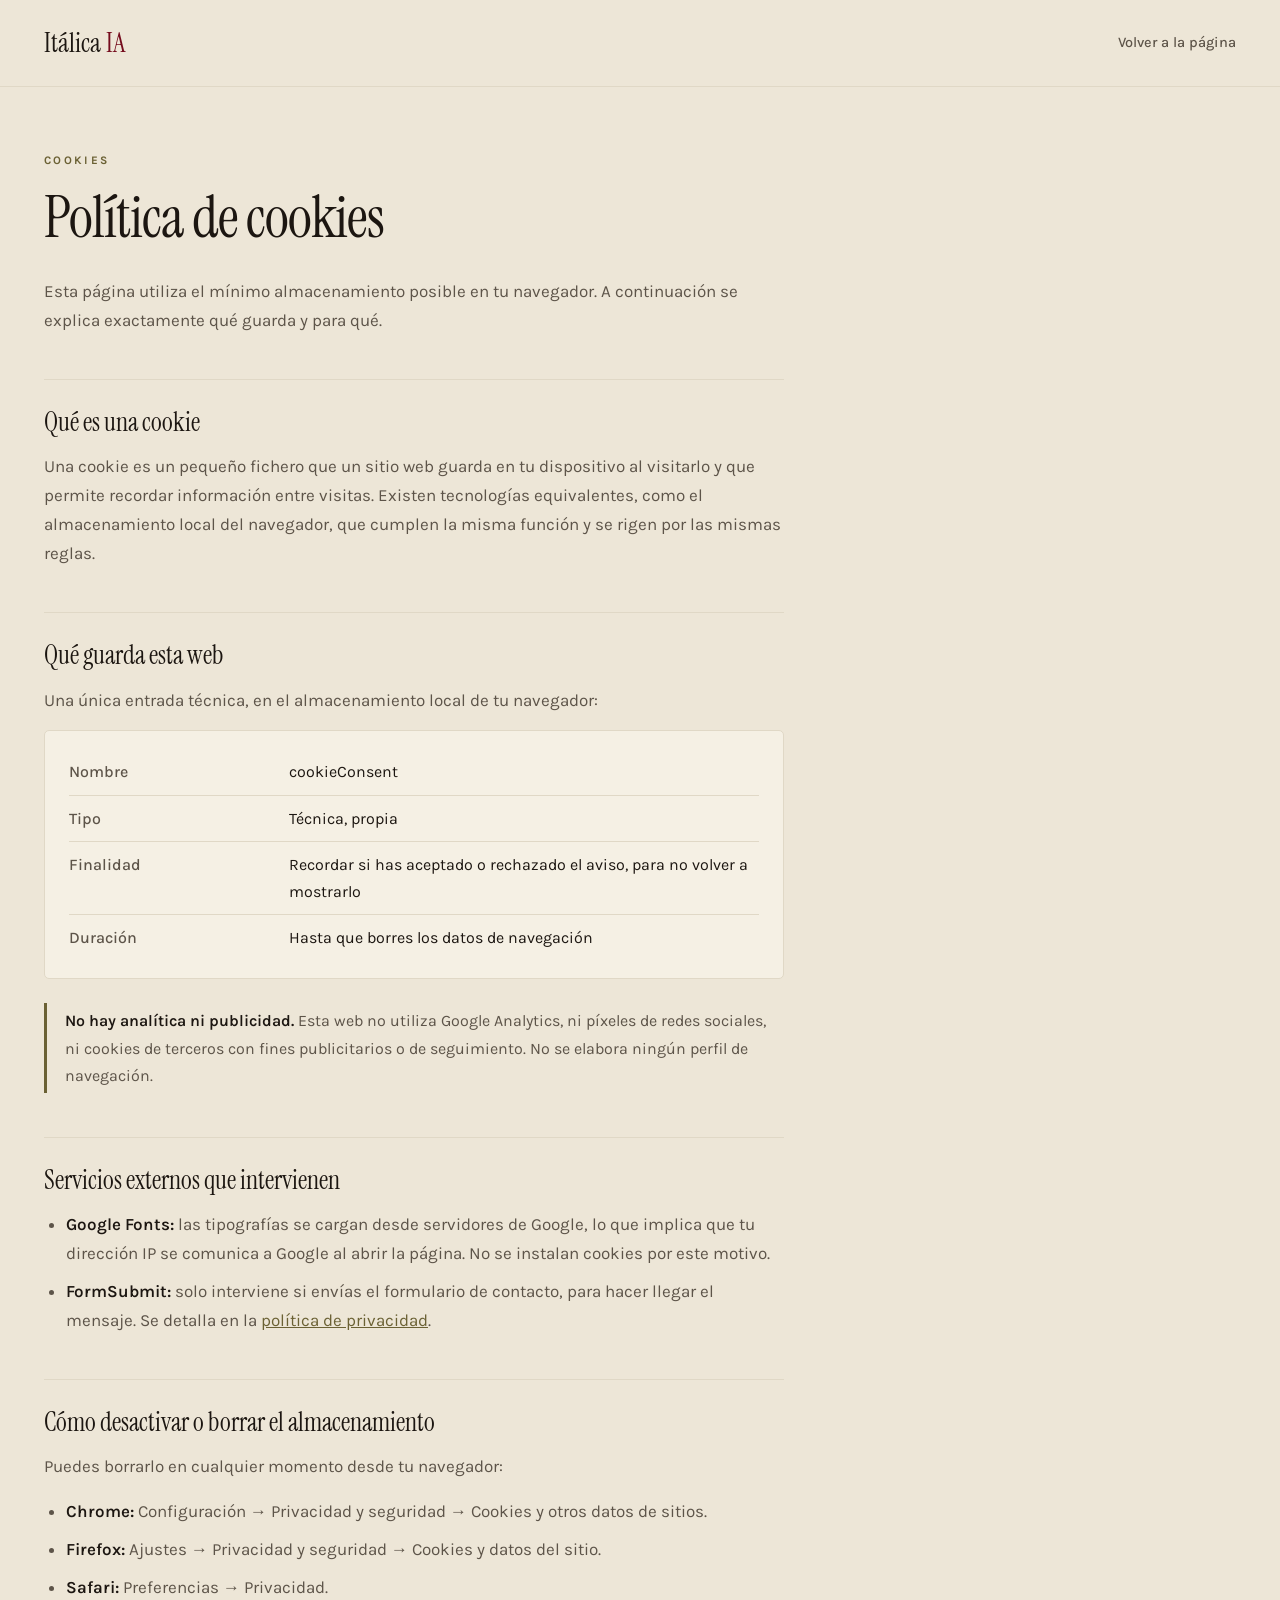
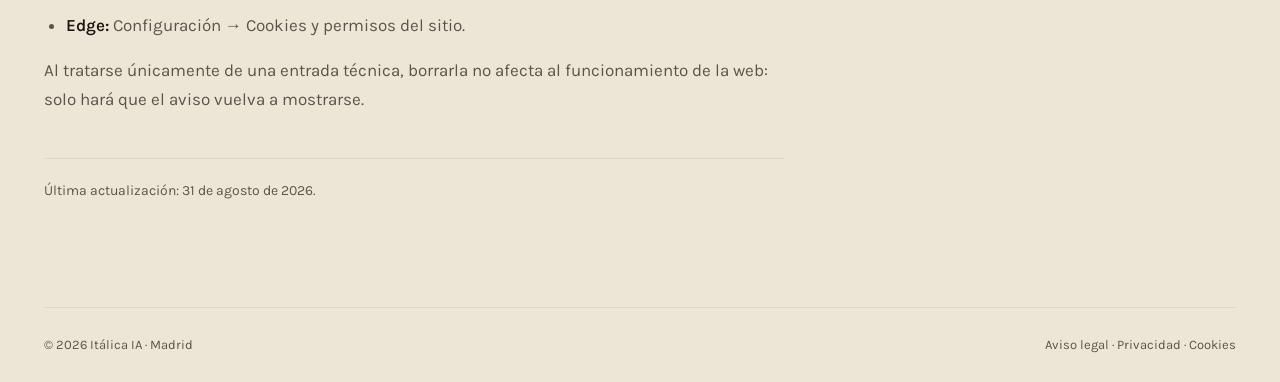
<file: politica-cookies.html>
<!DOCTYPE html>
<html lang="es">
<head>
<meta charset="UTF-8">
<meta name="viewport" content="width=device-width, initial-scale=1.0">
<title>Politica de cookies | Italica IA</title>
<meta name="robots" content="noindex, follow">
<link rel="icon" href="/favicon.ico" sizes="32x32">
<link rel="icon" href="/favicon.png" type="image/png" sizes="192x192">
<link rel="apple-touch-icon" href="/apple-touch-icon.png">
<link rel="preconnect" href="https://fonts.googleapis.com">
<link rel="preconnect" href="https://fonts.gstatic.com" crossorigin>
<link href="https://fonts.googleapis.com/css2?family=Instrument+Serif:ital@0;1&family=Karla:wght@300;400;500;600;700&display=swap" rel="stylesheet">
<style>
  :root{
    --arena:#EDE6D7; --arena-alta:#F5F0E4; --espresso:#1C1611;
    --linea:#D3C9B4; --linea-sut:#E0D8C6; --gris:#5D5449;
    --acento:#6B6134; --granate:#750C1D;
    --display:"Instrument Serif",Georgia,serif;
    --texto:"Karla",-apple-system,Segoe UI,sans-serif;
  }
  *{box-sizing:border-box}
  body{margin:0;background:var(--arena);color:var(--espresso);font-family:var(--texto);
       font-size:17px;line-height:1.7;-webkit-font-smoothing:antialiased;
       min-height:100vh;display:flex;flex-direction:column}
  .env{max-width:1340px;margin:0 auto;padding:0 44px;width:100%}
  @media(max-width:720px){.env{padding:0 22px}}
  .barra{border-bottom:1px solid var(--linea-sut)}
  .barra-int{display:flex;align-items:center;justify-content:space-between;height:86px;gap:20px}
  .marca{font-family:var(--display);font-size:27px;text-decoration:none;color:var(--espresso)}
  .marca i{color:var(--granate);font-style:normal}
  .volver{color:var(--gris);text-decoration:none;font-size:14.5px;font-weight:500}
  .volver:hover{color:var(--espresso)}
  main{flex:1;padding:64px 0 88px}
  .doc{max-width:74ch}
  .etq{font-size:11.5px;font-weight:700;letter-spacing:.2em;text-transform:uppercase;
       color:var(--acento);display:block;margin-bottom:16px}
  h1{font-family:var(--display);font-weight:400;font-size:clamp(36px,5vw,58px);
     line-height:1.08;letter-spacing:-.018em;margin:0 0 28px}
  h2{font-family:var(--display);font-weight:400;font-size:26px;line-height:1.25;
     margin:44px 0 14px;padding-top:26px;border-top:1px solid var(--linea-sut)}
  p{margin:0 0 16px;color:var(--gris)}
  strong{color:var(--espresso);font-weight:600}
  ul{margin:0 0 16px;padding-left:22px;color:var(--gris)}
  li{margin-bottom:9px}
  a{color:var(--acento)}
  .ficha{background:var(--arena-alta);border:1px solid var(--linea-sut);border-radius:5px;
         padding:18px 24px;margin:0 0 18px}
  .ficha .fila{display:grid;grid-template-columns:210px 1fr;gap:10px;padding:9px 0;
               border-bottom:1px solid var(--linea-sut);font-size:16px}
  .ficha .fila:last-child{border-bottom:none}
  .ficha .k{color:var(--gris);font-weight:500}
  .ficha .v{color:var(--espresso)}
  @media(max-width:600px){.ficha .fila{grid-template-columns:1fr;gap:2px}}
  .nota{border-left:3px solid var(--acento);padding:4px 0 4px 18px;margin:24px 0;font-size:16px}
  .nota p{margin:0}
  .actualizado{margin-top:44px;padding-top:20px;border-top:1px solid var(--linea-sut);
               font-size:14px;color:var(--gris)}
  .pie{border-top:1px solid var(--linea-sut);padding:26px 0;display:flex;
       justify-content:space-between;flex-wrap:wrap;gap:12px;font-size:13px;color:var(--gris)}
  .pie a{color:var(--gris);text-decoration:none}
  .pie a:hover{color:var(--espresso);text-decoration:underline}
</style>
</head>
<body>

<header class="barra">
  <div class="env barra-int">
    <a class="marca" href="/">It&aacute;lica <i>IA</i></a>
    <a class="volver" href="/">Volver a la p&aacute;gina</a>
  </div>
</header>

<main>
  <div class="env">
    <div class="doc">
      <span class="etq">Cookies</span>
      <h1>Pol&iacute;tica de cookies</h1>
      <p>Esta p&aacute;gina utiliza el m&iacute;nimo almacenamiento posible en tu navegador. A continuaci&oacute;n se
      explica exactamente qu&eacute; guarda y para qu&eacute;.</p>

      <h2>Qu&eacute; es una cookie</h2>
      <p>Una cookie es un peque&ntilde;o fichero que un sitio web guarda en tu dispositivo al visitarlo y que
      permite recordar informaci&oacute;n entre visitas. Existen tecnolog&iacute;as equivalentes, como el
      almacenamiento local del navegador, que cumplen la misma funci&oacute;n y se rigen por las mismas
      reglas.</p>

      <h2>Qu&eacute; guarda esta web</h2>
      <p>Una &uacute;nica entrada t&eacute;cnica, en el almacenamiento local de tu navegador:</p>
      <div class="ficha">
        <div class="fila"><span class="k">Nombre</span><span class="v">cookieConsent</span></div>
        <div class="fila"><span class="k">Tipo</span><span class="v">T&eacute;cnica, propia</span></div>
        <div class="fila"><span class="k">Finalidad</span><span class="v">Recordar si has aceptado o rechazado el aviso, para no volver a mostrarlo</span></div>
        <div class="fila"><span class="k">Duraci&oacute;n</span><span class="v">Hasta que borres los datos de navegaci&oacute;n</span></div>
      </div>

      <div class="nota">
        <p><strong>No hay anal&iacute;tica ni publicidad.</strong> Esta web no utiliza Google Analytics, ni
        p&iacute;xeles de redes sociales, ni cookies de terceros con fines publicitarios o de seguimiento.
        No se elabora ning&uacute;n perfil de navegaci&oacute;n.</p>
      </div>

      <h2>Servicios externos que intervienen</h2>
      <ul>
        <li><strong>Google Fonts:</strong> las tipograf&iacute;as se cargan desde servidores de Google, lo que
        implica que tu direcci&oacute;n IP se comunica a Google al abrir la p&aacute;gina. No se instalan cookies
        por este motivo.</li>
        <li><strong>FormSubmit:</strong> solo interviene si env&iacute;as el formulario de contacto, para hacer
        llegar el mensaje. Se detalla en la <a href="politica-privacidad.html">pol&iacute;tica de
        privacidad</a>.</li>
      </ul>

      <h2>C&oacute;mo desactivar o borrar el almacenamiento</h2>
      <p>Puedes borrarlo en cualquier momento desde tu navegador:</p>
      <ul>
        <li><strong>Chrome:</strong> Configuraci&oacute;n &rarr; Privacidad y seguridad &rarr; Cookies y otros datos de sitios.</li>
        <li><strong>Firefox:</strong> Ajustes &rarr; Privacidad y seguridad &rarr; Cookies y datos del sitio.</li>
        <li><strong>Safari:</strong> Preferencias &rarr; Privacidad.</li>
        <li><strong>Edge:</strong> Configuraci&oacute;n &rarr; Cookies y permisos del sitio.</li>
      </ul>
      <p>Al tratarse &uacute;nicamente de una entrada t&eacute;cnica, borrarla no afecta al funcionamiento de la
      web: solo har&aacute; que el aviso vuelva a mostrarse.</p>

      <p class="actualizado">&Uacute;ltima actualizaci&oacute;n: 31 de agosto de 2026.</p>
    </div>
  </div>
</main>

<div class="env">
  <div class="pie">
    <span>&copy; 2026 It&aacute;lica IA &middot; Madrid</span>
    <span><a href="aviso-legal.html">Aviso legal</a> &middot; <a href="politica-privacidad.html">Privacidad</a> &middot; <a href="politica-cookies.html">Cookies</a></span>
  </div>
</div>

</body>
</html>
</file>
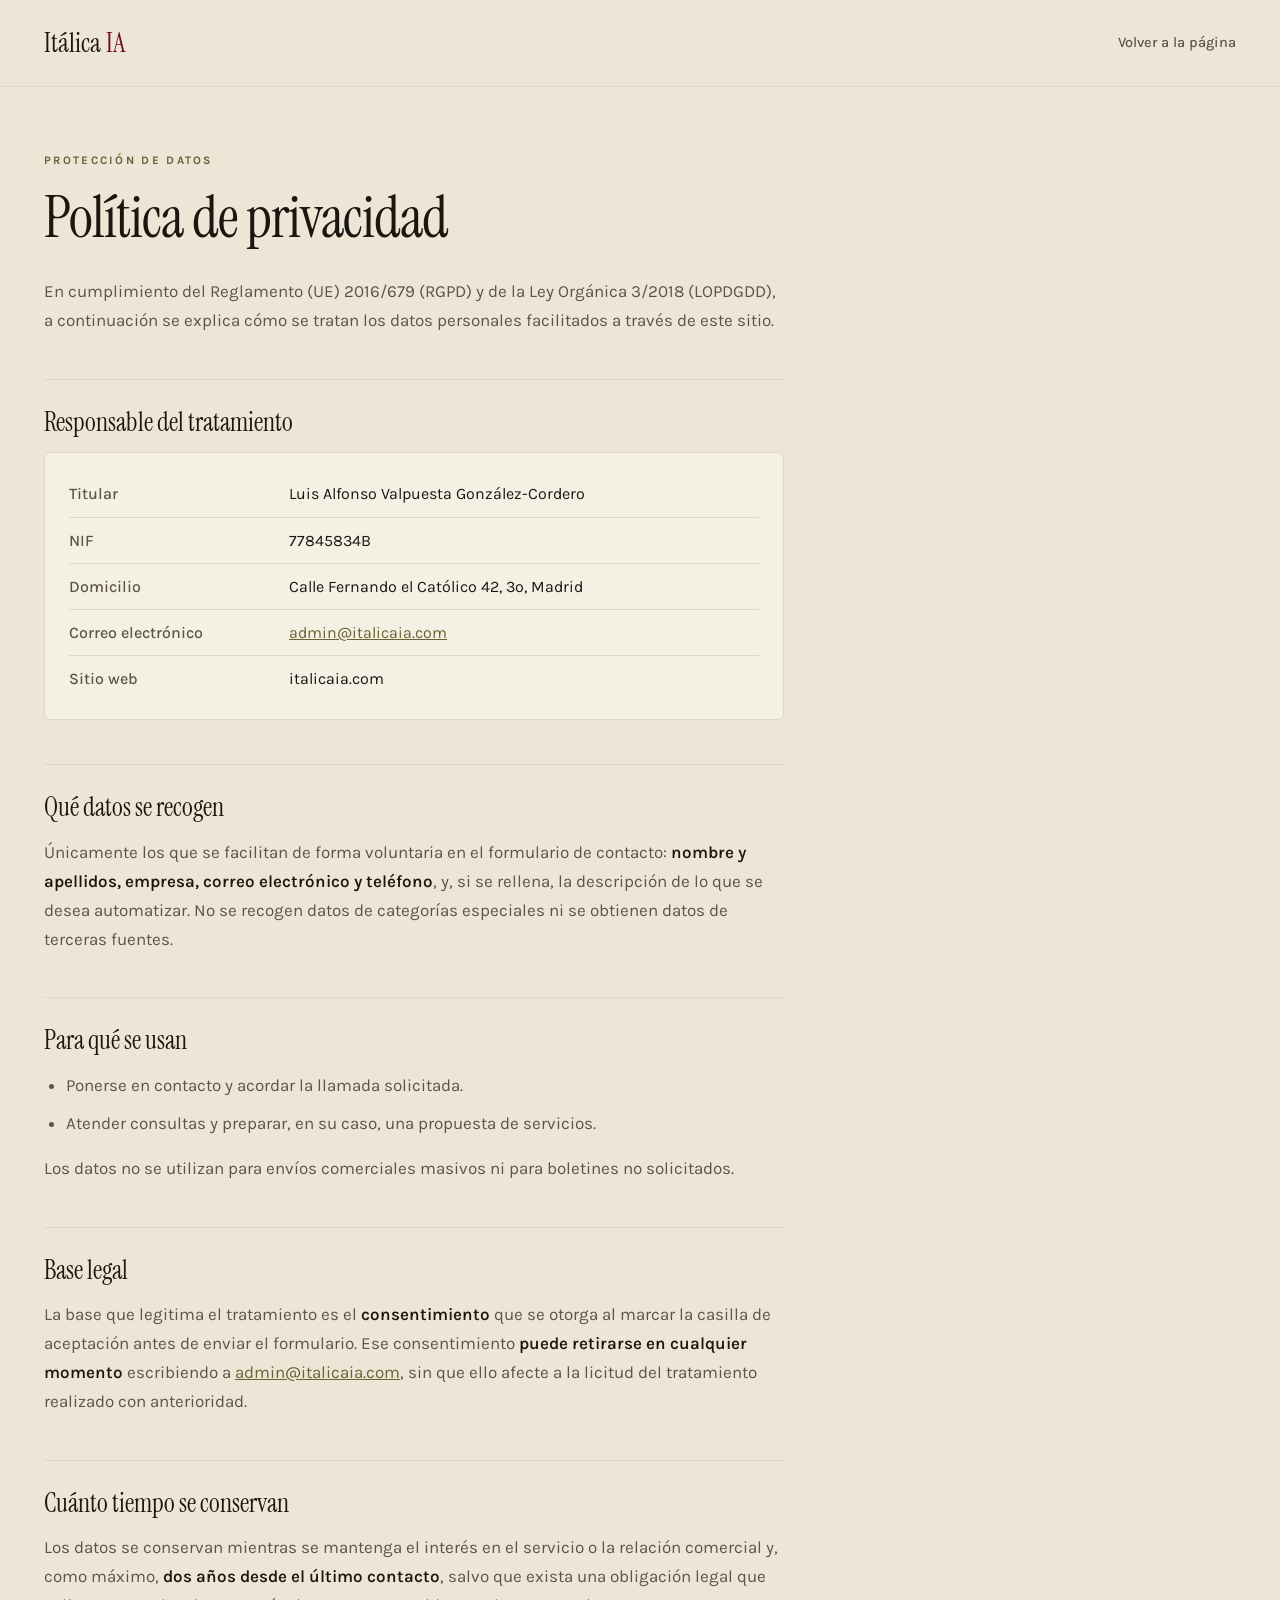
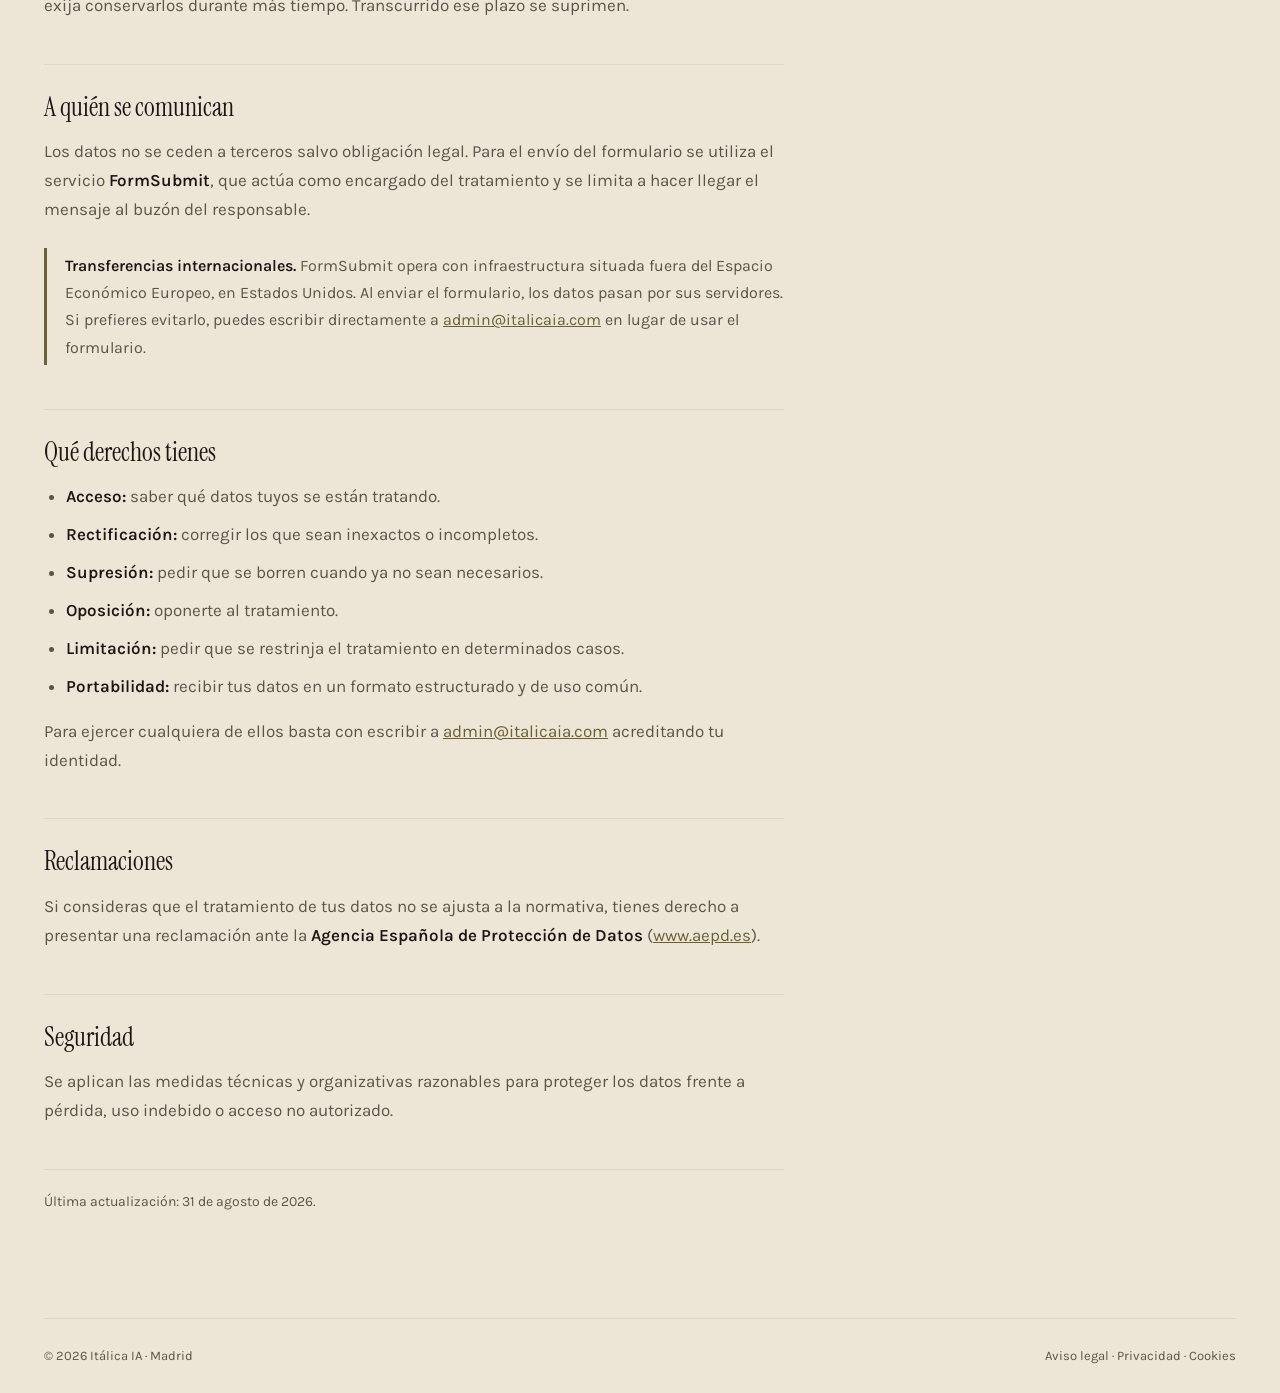
<file: politica-privacidad.html>
<!DOCTYPE html>
<html lang="es">
<head>
<meta charset="UTF-8">
<meta name="viewport" content="width=device-width, initial-scale=1.0">
<title>Politica de privacidad | Italica IA</title>
<meta name="robots" content="noindex, follow">
<link rel="icon" href="/favicon.ico" sizes="32x32">
<link rel="icon" href="/favicon.png" type="image/png" sizes="192x192">
<link rel="apple-touch-icon" href="/apple-touch-icon.png">
<link rel="preconnect" href="https://fonts.googleapis.com">
<link rel="preconnect" href="https://fonts.gstatic.com" crossorigin>
<link href="https://fonts.googleapis.com/css2?family=Instrument+Serif:ital@0;1&family=Karla:wght@300;400;500;600;700&display=swap" rel="stylesheet">
<style>
  :root{
    --arena:#EDE6D7; --arena-alta:#F5F0E4; --espresso:#1C1611;
    --linea:#D3C9B4; --linea-sut:#E0D8C6; --gris:#5D5449;
    --acento:#6B6134; --granate:#750C1D;
    --display:"Instrument Serif",Georgia,serif;
    --texto:"Karla",-apple-system,Segoe UI,sans-serif;
  }
  *{box-sizing:border-box}
  body{margin:0;background:var(--arena);color:var(--espresso);font-family:var(--texto);
       font-size:17px;line-height:1.7;-webkit-font-smoothing:antialiased;
       min-height:100vh;display:flex;flex-direction:column}
  .env{max-width:1340px;margin:0 auto;padding:0 44px;width:100%}
  @media(max-width:720px){.env{padding:0 22px}}
  .barra{border-bottom:1px solid var(--linea-sut)}
  .barra-int{display:flex;align-items:center;justify-content:space-between;height:86px;gap:20px}
  .marca{font-family:var(--display);font-size:27px;text-decoration:none;color:var(--espresso)}
  .marca i{color:var(--granate);font-style:normal}
  .volver{color:var(--gris);text-decoration:none;font-size:14.5px;font-weight:500}
  .volver:hover{color:var(--espresso)}
  main{flex:1;padding:64px 0 88px}
  .doc{max-width:74ch}
  .etq{font-size:11.5px;font-weight:700;letter-spacing:.2em;text-transform:uppercase;
       color:var(--acento);display:block;margin-bottom:16px}
  h1{font-family:var(--display);font-weight:400;font-size:clamp(36px,5vw,58px);
     line-height:1.08;letter-spacing:-.018em;margin:0 0 28px}
  h2{font-family:var(--display);font-weight:400;font-size:26px;line-height:1.25;
     margin:44px 0 14px;padding-top:26px;border-top:1px solid var(--linea-sut)}
  p{margin:0 0 16px;color:var(--gris)}
  strong{color:var(--espresso);font-weight:600}
  ul{margin:0 0 16px;padding-left:22px;color:var(--gris)}
  li{margin-bottom:9px}
  a{color:var(--acento)}
  .ficha{background:var(--arena-alta);border:1px solid var(--linea-sut);border-radius:5px;
         padding:18px 24px;margin:0 0 18px}
  .ficha .fila{display:grid;grid-template-columns:210px 1fr;gap:10px;padding:9px 0;
               border-bottom:1px solid var(--linea-sut);font-size:16px}
  .ficha .fila:last-child{border-bottom:none}
  .ficha .k{color:var(--gris);font-weight:500}
  .ficha .v{color:var(--espresso)}
  @media(max-width:600px){.ficha .fila{grid-template-columns:1fr;gap:2px}}
  .nota{border-left:3px solid var(--acento);padding:4px 0 4px 18px;margin:24px 0;font-size:16px}
  .nota p{margin:0}
  .actualizado{margin-top:44px;padding-top:20px;border-top:1px solid var(--linea-sut);
               font-size:14px;color:var(--gris)}
  .pie{border-top:1px solid var(--linea-sut);padding:26px 0;display:flex;
       justify-content:space-between;flex-wrap:wrap;gap:12px;font-size:13px;color:var(--gris)}
  .pie a{color:var(--gris);text-decoration:none}
  .pie a:hover{color:var(--espresso);text-decoration:underline}
</style>
</head>
<body>

<header class="barra">
  <div class="env barra-int">
    <a class="marca" href="/">It&aacute;lica <i>IA</i></a>
    <a class="volver" href="/">Volver a la p&aacute;gina</a>
  </div>
</header>

<main>
  <div class="env">
    <div class="doc">
      <span class="etq">Protecci&oacute;n de datos</span>
      <h1>Pol&iacute;tica de privacidad</h1>
      <p>En cumplimiento del Reglamento (UE) 2016/679 (RGPD) y de la Ley Org&aacute;nica 3/2018 (LOPDGDD),
      a continuaci&oacute;n se explica c&oacute;mo se tratan los datos personales facilitados a trav&eacute;s de este sitio.</p>

      <h2>Responsable del tratamiento</h2>
      <div class="ficha">
        <div class="fila"><span class="k">Titular</span><span class="v">Luis Alfonso Valpuesta Gonz&aacute;lez-Cordero</span></div>
        <div class="fila"><span class="k">NIF</span><span class="v">77845834B</span></div>
        <div class="fila"><span class="k">Domicilio</span><span class="v">Calle Fernando el Cat&oacute;lico 42, 3&ordm;, Madrid</span></div>
        <div class="fila"><span class="k">Correo electr&oacute;nico</span><span class="v"><a href="mailto:admin@italicaia.com">admin@italicaia.com</a></span></div>
        <div class="fila"><span class="k">Sitio web</span><span class="v">italicaia.com</span></div>
      </div>

      <h2>Qu&eacute; datos se recogen</h2>
      <p>&Uacute;nicamente los que se facilitan de forma voluntaria en el formulario de contacto:
      <strong>nombre y apellidos, empresa, correo electr&oacute;nico y tel&eacute;fono</strong>, y, si se rellena,
      la descripci&oacute;n de lo que se desea automatizar. No se recogen datos de categor&iacute;as especiales
      ni se obtienen datos de terceras fuentes.</p>

      <h2>Para qu&eacute; se usan</h2>
      <ul>
        <li>Ponerse en contacto y acordar la llamada solicitada.</li>
        <li>Atender consultas y preparar, en su caso, una propuesta de servicios.</li>
      </ul>
      <p>Los datos no se utilizan para env&iacute;os comerciales masivos ni para boletines no solicitados.</p>

      <h2>Base legal</h2>
      <p>La base que legitima el tratamiento es el <strong>consentimiento</strong> que se otorga al
      marcar la casilla de aceptaci&oacute;n antes de enviar el formulario. Ese consentimiento
      <strong>puede retirarse en cualquier momento</strong> escribiendo a
      <a href="mailto:admin@italicaia.com">admin@italicaia.com</a>, sin que ello afecte a la licitud
      del tratamiento realizado con anterioridad.</p>

      <h2>Cu&aacute;nto tiempo se conservan</h2>
      <p>Los datos se conservan mientras se mantenga el inter&eacute;s en el servicio o la relaci&oacute;n
      comercial y, como m&aacute;ximo, <strong>dos a&ntilde;os desde el &uacute;ltimo contacto</strong>, salvo que exista
      una obligaci&oacute;n legal que exija conservarlos durante m&aacute;s tiempo. Transcurrido ese plazo se
      suprimen.</p>

      <h2>A qui&eacute;n se comunican</h2>
      <p>Los datos no se ceden a terceros salvo obligaci&oacute;n legal. Para el env&iacute;o del formulario se
      utiliza el servicio <strong>FormSubmit</strong>, que act&uacute;a como encargado del tratamiento y se
      limita a hacer llegar el mensaje al buz&oacute;n del responsable.</p>

      <div class="nota">
        <p><strong>Transferencias internacionales.</strong> FormSubmit opera con infraestructura
        situada fuera del Espacio Econ&oacute;mico Europeo, en Estados Unidos. Al enviar el formulario, los
        datos pasan por sus servidores. Si prefieres evitarlo, puedes escribir directamente a
        <a href="mailto:admin@italicaia.com">admin@italicaia.com</a> en lugar de usar el formulario.</p>
      </div>

      <h2>Qu&eacute; derechos tienes</h2>
      <ul>
        <li><strong>Acceso:</strong> saber qu&eacute; datos tuyos se est&aacute;n tratando.</li>
        <li><strong>Rectificaci&oacute;n:</strong> corregir los que sean inexactos o incompletos.</li>
        <li><strong>Supresi&oacute;n:</strong> pedir que se borren cuando ya no sean necesarios.</li>
        <li><strong>Oposici&oacute;n:</strong> oponerte al tratamiento.</li>
        <li><strong>Limitaci&oacute;n:</strong> pedir que se restrinja el tratamiento en determinados casos.</li>
        <li><strong>Portabilidad:</strong> recibir tus datos en un formato estructurado y de uso com&uacute;n.</li>
      </ul>
      <p>Para ejercer cualquiera de ellos basta con escribir a
      <a href="mailto:admin@italicaia.com">admin@italicaia.com</a> acreditando tu identidad.</p>

      <h2>Reclamaciones</h2>
      <p>Si consideras que el tratamiento de tus datos no se ajusta a la normativa, tienes derecho a
      presentar una reclamaci&oacute;n ante la <strong>Agencia Espa&ntilde;ola de Protecci&oacute;n de Datos</strong>
      (<a href="https://www.aepd.es" target="_blank" rel="noopener">www.aepd.es</a>).</p>

      <h2>Seguridad</h2>
      <p>Se aplican las medidas t&eacute;cnicas y organizativas razonables para proteger los datos frente a
      p&eacute;rdida, uso indebido o acceso no autorizado.</p>

      <p class="actualizado">&Uacute;ltima actualizaci&oacute;n: 31 de agosto de 2026.</p>
    </div>
  </div>
</main>

<div class="env">
  <div class="pie">
    <span>&copy; 2026 It&aacute;lica IA &middot; Madrid</span>
    <span><a href="aviso-legal.html">Aviso legal</a> &middot; <a href="politica-privacidad.html">Privacidad</a> &middot; <a href="politica-cookies.html">Cookies</a></span>
  </div>
</div>

</body>
</html>
</file>
